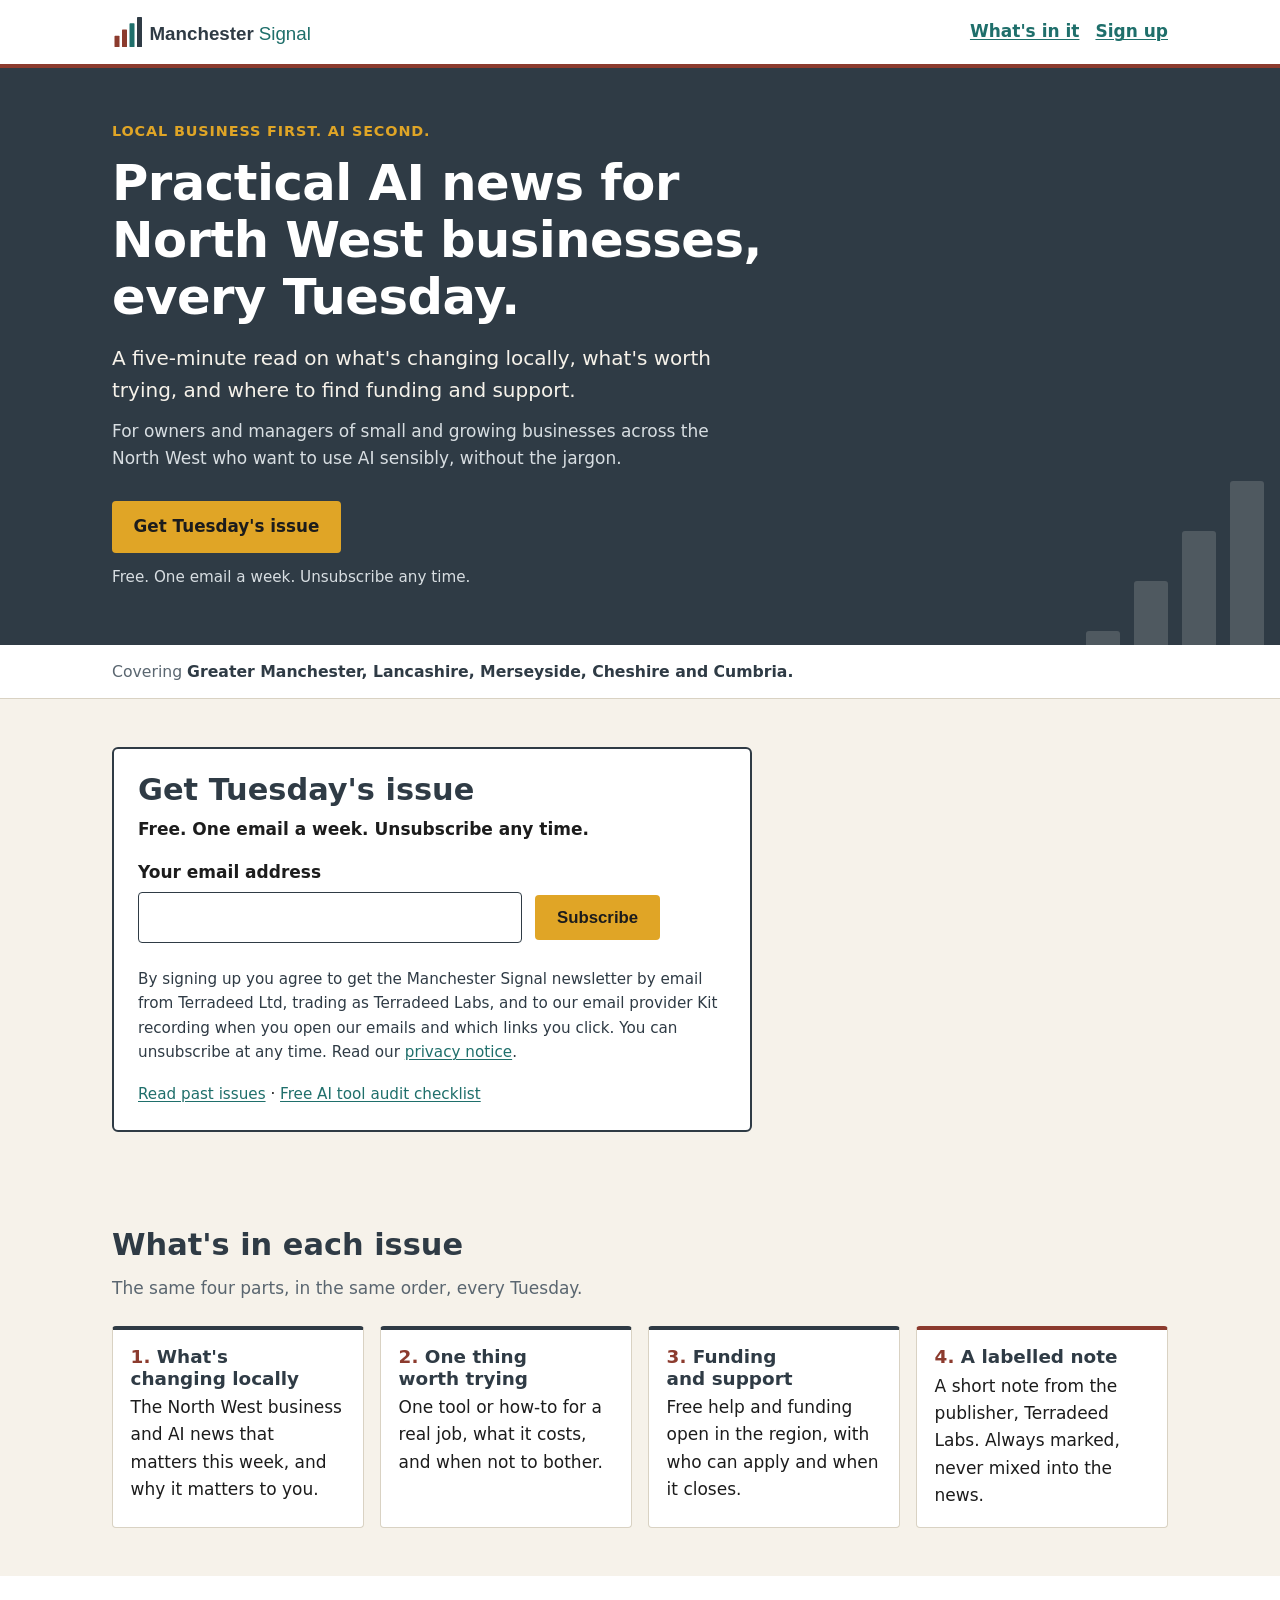
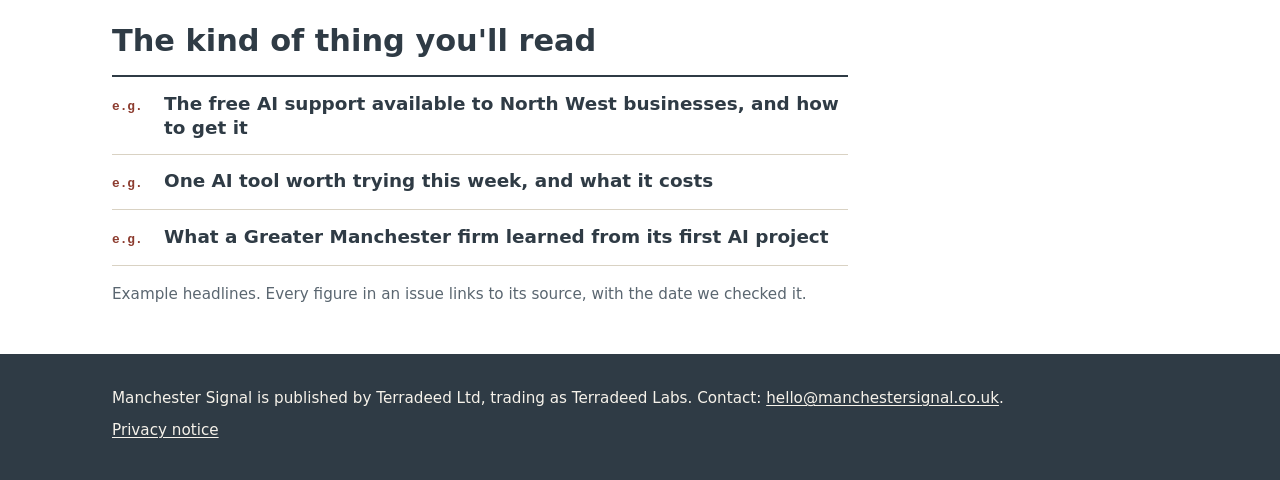
<file: index.html>
<!doctype html>
<html lang="en-GB">
<head>
<meta charset="utf-8">
<meta name="viewport" content="width=device-width, initial-scale=1, viewport-fit=cover">
<title>Manchester Signal</title>
<meta name="description" content="Practical AI news for North West businesses, every Tuesday. A free five-minute read on what's changing locally, what's worth trying, and where to find funding and support.">
<link rel="stylesheet" href="styles.css">
<link rel="icon" href="logo.svg" type="image/svg+xml">
<meta property="og:title" content="Manchester Signal">
<meta property="og:description" content="Practical AI news for North West businesses, every Tuesday. A free five-minute read on what's changing locally, what's worth trying, and where to find funding and support.">
<meta property="og:image" content="https://manchestersignal.co.uk/og-image.png">
<meta property="og:image:width" content="1200">
<meta property="og:image:height" content="627">
<meta property="og:image:alt" content="Manchester Signal: Practical AI news for North West businesses, every Tuesday.">
<meta property="og:url" content="https://manchestersignal.co.uk/">
<meta property="og:type" content="website">
<meta name="twitter:card" content="summary_large_image">
</head>
<body>
<a class="skip" href="#main">Skip to content</a>
<header class="site">
  <div class="wrap">
    <a href="index.html" aria-label="Manchester Signal home"><img src="logo.svg" alt="Manchester Signal" width="225" height="40"></a>
    <nav aria-label="Main">
      <a href="#issue">What's in it</a>
      <a href="#signup">Sign up</a>
    </nav>
  </div>
</header>

<main id="main">
  <section class="hero" aria-labelledby="hero-title">
    <div class="bars" aria-hidden="true"><span></span><span></span><span></span><span></span></div>
    <div class="wrap">
      <p class="kicker">Local business first. AI second.</p>
      <h1 id="hero-title">Practical AI news for North West businesses, every Tuesday.</h1>
      <p class="lede">A five-minute read on what's changing locally, what's worth trying, and where to find funding and support.</p>
      <p class="who">For owners and managers of small and growing businesses across the North West who want to use AI sensibly, without the jargon.</p>
      <a class="button" href="#signup">Get Tuesday's issue</a>
      <p class="small">Free. One email a week. Unsubscribe any time.</p>
    </div>
  </section>

  <div class="region">
    <div class="wrap"><p>Covering <strong>Greater Manchester, Lancashire, Merseyside, Cheshire and Cumbria.</strong></p></div>
  </div>

  <section id="signup" aria-labelledby="signup-title">
    <div class="wrap">
      <div class="signup">
        <h2 id="signup-title">Get Tuesday's issue</h2>
        <p class="terms">Free. One email a week. Unsubscribe any time.</p>
        <form action="https://app.kit.com/forms/10103367/subscriptions" method="post">
          <label for="signup-email" style="display: block; font-weight: 600; margin: 0 0 .35rem;">Your email address</label>
          <input id="signup-email" type="email" name="email_address" autocomplete="email" required style="font: inherit; width: 100%; max-width: 24rem; padding: .7rem .8rem; border: 1px solid #2F3B45; border-radius: 4px; margin: 0 .5rem .5rem 0;">
          <button type="submit" class="button">Subscribe</button>
        </form>
        <p class="consent">By signing up you agree to get the Manchester Signal newsletter by email from Terradeed Ltd, trading as Terradeed Labs, and to our email provider Kit recording when you open our emails and which links you click. You can unsubscribe at any time. Read our <a href="privacy.html">privacy notice</a>.</p>
        <p class="also"><a href="issues/">Read past issues</a> · <a href="ai-tool-audit/">Free AI tool audit checklist</a></p>
      </div>
    </div>
  </section>

  <section id="issue" aria-labelledby="issue-title">
    <div class="wrap">
      <h2 id="issue-title">What's in each issue</h2>
      <p class="intro">The same four parts, in the same order, every Tuesday.</p>
      <ol class="sections">
        <li><h3>What's changing locally</h3><p>The North West business and AI news that matters this week, and why it matters to you.</p></li>
        <li><h3>One thing worth trying</h3><p>One tool or how-to for a real job, what it costs, and when not to bother.</p></li>
        <li><h3>Funding and support</h3><p>Free help and funding open in the region, with who can apply and when it closes.</p></li>
        <li class="labelled"><h3>A labelled note</h3><p>A short note from the publisher, Terradeed Labs. Always marked, never mixed into the news.</p></li>
      </ol>
    </div>
  </section>

  <section class="alt" aria-labelledby="examples-title">
    <div class="wrap">
      <h2 id="examples-title">The kind of thing you'll read</h2>
      <ul class="examples">
        <li><span class="tag">e.g.</span><span class="h">The free AI support available to North West businesses, and how to get it</span></li>
        <li><span class="tag">e.g.</span><span class="h">One AI tool worth trying this week, and what it costs</span></li>
        <li><span class="tag">e.g.</span><span class="h">What a Greater Manchester firm learned from its first AI project</span></li>
      </ul>
      <p class="examples-note">Example headlines. Every figure in an issue links to its source, with the date we checked it.</p>
    </div>
  </section>

</main>

<footer class="site">
  <div class="wrap">
    <p>Manchester Signal is published by Terradeed Ltd, trading as Terradeed Labs. Contact: <a href="mailto:hello@manchestersignal.co.uk">hello@manchestersignal.co.uk</a>.</p>
    <p><a href="privacy.html">Privacy notice</a></p>
  </div>
</footer>
</body>
</html>
</file>
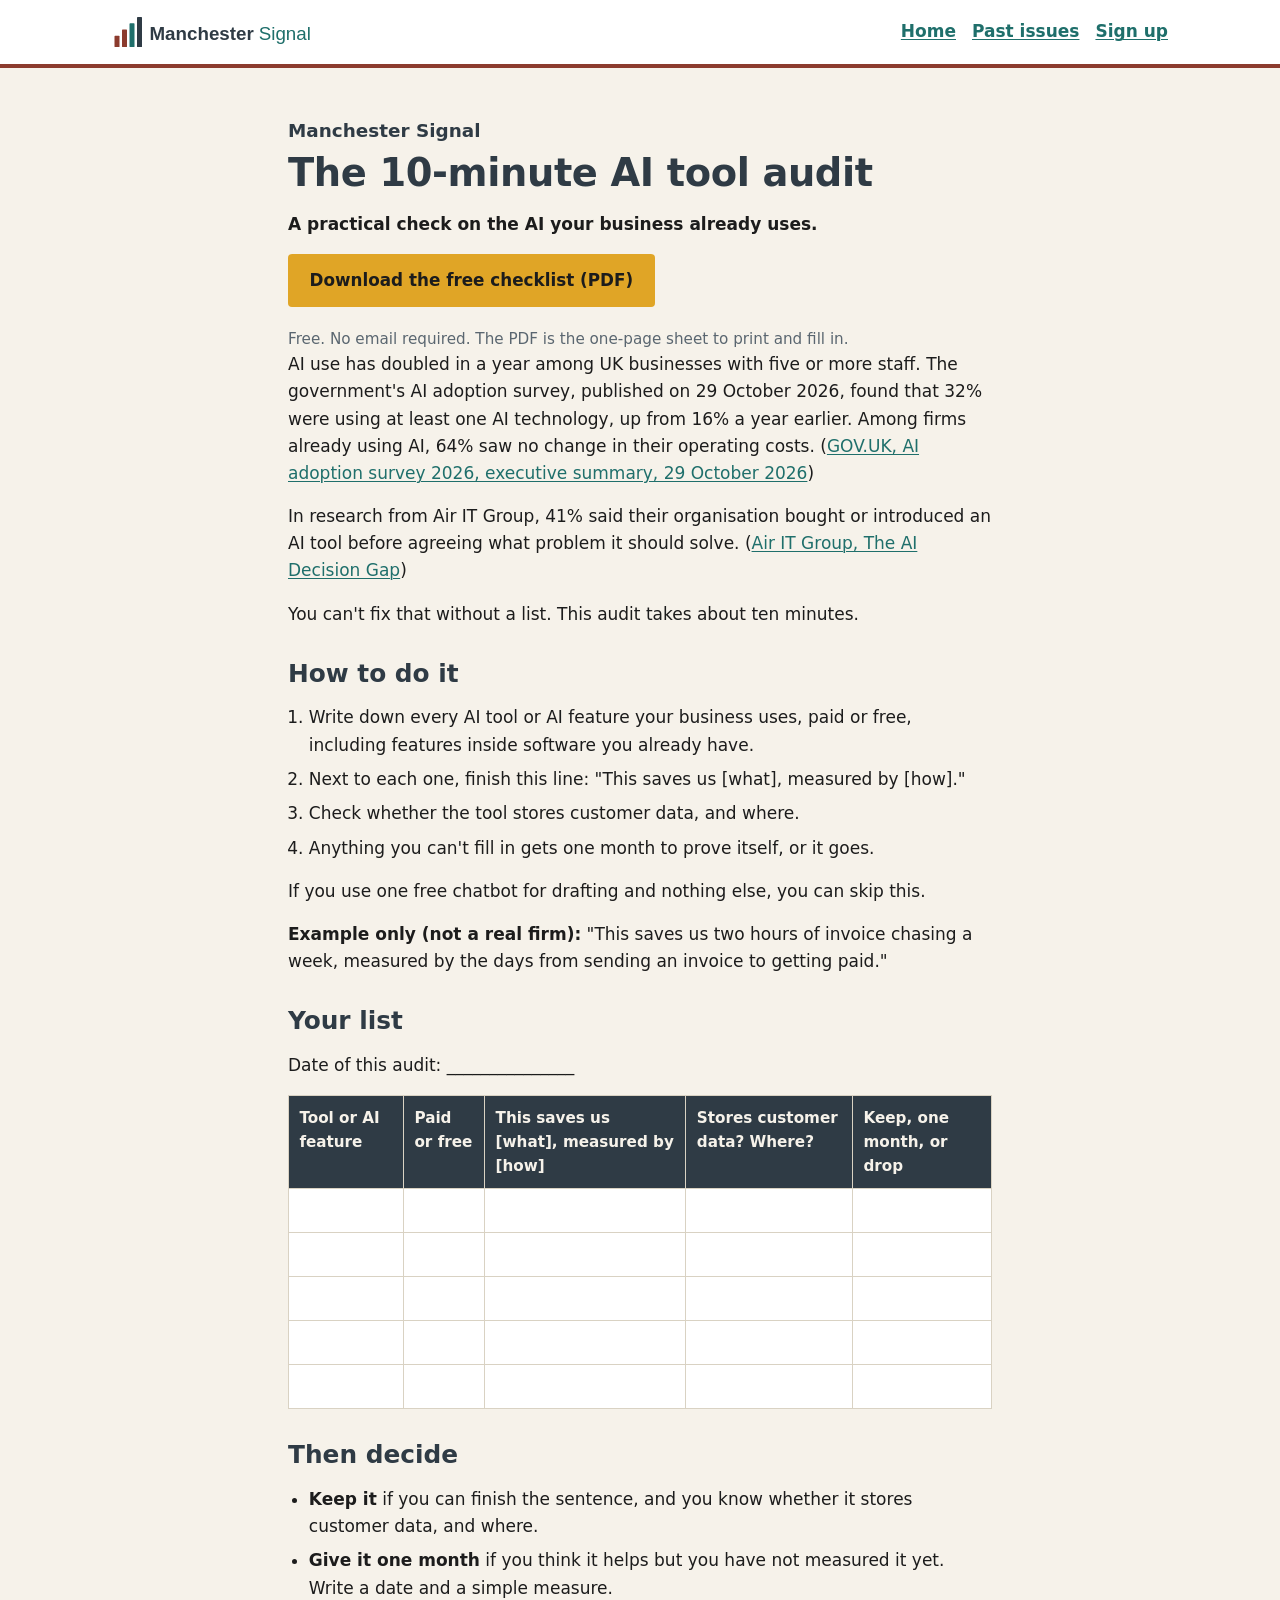
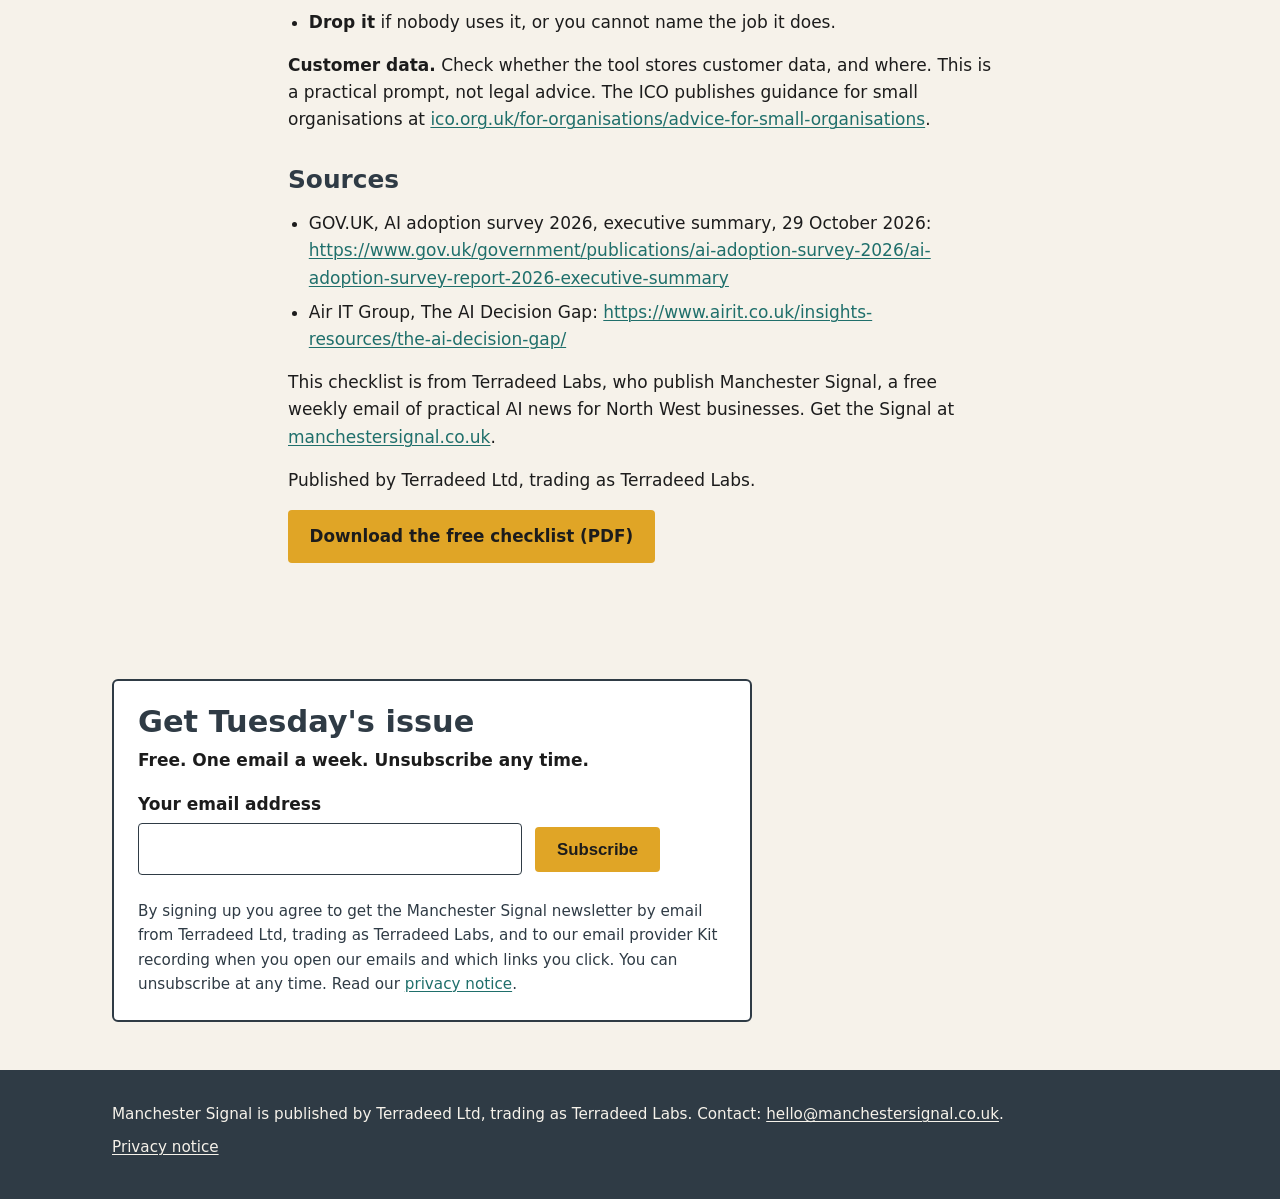
<file: ai-tool-audit/index.html>
<!doctype html>
<html lang="en-GB">
<head>
<meta charset="utf-8">
<meta name="viewport" content="width=device-width, initial-scale=1, viewport-fit=cover">
<title>The 10-minute AI tool audit: Manchester Signal</title>
<meta name="description" content="A practical check on the AI your business already uses. Free to read and download as a one-page PDF. No email required.">
<link rel="canonical" href="https://manchestersignal.co.uk/ai-tool-audit/">
<link rel="stylesheet" href="/styles.css">
<link rel="icon" href="/logo.svg" type="image/svg+xml">
<meta property="og:title" content="The 10-minute AI tool audit: Manchester Signal">
<meta property="og:description" content="A practical check on the AI your business already uses. Free to read and download as a one-page PDF. No email required.">
<meta property="og:image" content="https://manchestersignal.co.uk/og-image.png">
<meta property="og:image:width" content="1200">
<meta property="og:image:height" content="627">
<meta property="og:image:alt" content="Manchester Signal: Practical AI news for North West businesses, every Tuesday.">
<meta property="og:url" content="https://manchestersignal.co.uk/ai-tool-audit/">
<meta property="og:type" content="website">
<meta name="twitter:card" content="summary_large_image">
</head>
<body>
<a class="skip" href="#main">Skip to content</a>
<header class="site">
  <div class="wrap">
    <a href="/index.html" aria-label="Manchester Signal home"><img src="/logo.svg" alt="Manchester Signal" width="225" height="40"></a>
    <nav aria-label="Main">
      <a href="/index.html">Home</a>
      <a href="/issues/">Past issues</a>
      <a href="#signup">Sign up</a>
    </nav>
  </div>
</header>

<main id="main">
  <section>
    <div class="wrap prose article">
      <p class="mast">Manchester Signal</p>
      <h1>The 10-minute AI tool audit</h1>
      <p><strong>A practical check on the AI your business already uses.</strong></p>
      <p class="download"><a class="button" href="ai-tool-audit.pdf">Download the free checklist (PDF)</a></p>
      <p class="fine">Free. No email required. The PDF is the one-page sheet to print and fill in.</p>

      <p>AI use has doubled in a year among UK businesses with five or more staff. The government's AI adoption survey, published on 29 October 2026, found that 32% were using at least one AI technology, up from 16% a year earlier. Among firms already using AI, 64% saw no change in their operating costs. (<a href="https://www.gov.uk/government/publications/ai-adoption-survey-2026/ai-adoption-survey-report-2026-executive-summary">GOV.UK, AI adoption survey 2026, executive summary, 29 October 2026</a>)</p>
      <p>In research from Air IT Group, 41% said their organisation bought or introduced an AI tool before agreeing what problem it should solve. (<a href="https://www.airit.co.uk/insights-resources/the-ai-decision-gap/">Air IT Group, The AI Decision Gap</a>)</p>
      <p>You can't fix that without a list. This audit takes about ten minutes.</p>

      <h2>How to do it</h2>
      <ol>
        <li>Write down every AI tool or AI feature your business uses, paid or free, including features inside software you already have.</li>
        <li>Next to each one, finish this line: "This saves us [what], measured by [how]."</li>
        <li>Check whether the tool stores customer data, and where.</li>
        <li>Anything you can't fill in gets one month to prove itself, or it goes.</li>
      </ol>
      <p>If you use one free chatbot for drafting and nothing else, you can skip this.</p>
      <p><strong>Example only (not a real firm):</strong> "This saves us two hours of invoice chasing a week, measured by the days from sending an invoice to getting paid."</p>

      <h2>Your list</h2>
      <p>Date of this audit: _______________</p>
      <div class="table-scroll">
        <table>
          <thead>
            <tr>
              <th>Tool or AI feature</th>
              <th>Paid or free</th>
              <th>This saves us [what], measured by [how]</th>
              <th>Stores customer data? Where?</th>
              <th>Keep, one month, or drop</th>
            </tr>
          </thead>
          <tbody>
            <tr><td></td><td></td><td></td><td></td><td></td></tr>
            <tr><td></td><td></td><td></td><td></td><td></td></tr>
            <tr><td></td><td></td><td></td><td></td><td></td></tr>
            <tr><td></td><td></td><td></td><td></td><td></td></tr>
            <tr><td></td><td></td><td></td><td></td><td></td></tr>
          </tbody>
        </table>
      </div>

      <h2>Then decide</h2>
      <ul>
        <li><strong>Keep it</strong> if you can finish the sentence, and you know whether it stores customer data, and where.</li>
        <li><strong>Give it one month</strong> if you think it helps but you have not measured it yet. Write a date and a simple measure.</li>
        <li><strong>Drop it</strong> if nobody uses it, or you cannot name the job it does.</li>
      </ul>
      <p><strong>Customer data.</strong> Check whether the tool stores customer data, and where. This is a practical prompt, not legal advice. The ICO publishes guidance for small organisations at <a href="https://ico.org.uk/for-organisations/advice-for-small-organisations/">ico.org.uk/for-organisations/advice-for-small-organisations</a>.</p>

      <h2>Sources</h2>
      <ul>
        <li>GOV.UK, AI adoption survey 2026, executive summary, 29 October 2026: <a href="https://www.gov.uk/government/publications/ai-adoption-survey-2026/ai-adoption-survey-report-2026-executive-summary">https://www.gov.uk/government/publications/ai-adoption-survey-2026/ai-adoption-survey-report-2026-executive-summary</a></li>
        <li>Air IT Group, The AI Decision Gap: <a href="https://www.airit.co.uk/insights-resources/the-ai-decision-gap/">https://www.airit.co.uk/insights-resources/the-ai-decision-gap/</a></li>
      </ul>
      <p>This checklist is from Terradeed Labs, who publish Manchester Signal, a free weekly email of practical AI news for North West businesses. Get the Signal at <a href="https://manchestersignal.co.uk">manchestersignal.co.uk</a>.</p>
      <p>Published by Terradeed Ltd, trading as Terradeed Labs.</p>
      <p class="download"><a class="button" href="ai-tool-audit.pdf">Download the free checklist (PDF)</a></p>
    </div>
  </section>

  <section id="signup" aria-labelledby="signup-title">
    <div class="wrap">
      <div class="signup">
        <h2 id="signup-title">Get Tuesday's issue</h2>
        <p class="terms">Free. One email a week. Unsubscribe any time.</p>
        <form action="https://app.kit.com/forms/10103367/subscriptions" method="post">
          <label for="signup-email" style="display: block; font-weight: 600; margin: 0 0 .35rem;">Your email address</label>
          <input id="signup-email" type="email" name="email_address" autocomplete="email" required style="font: inherit; width: 100%; max-width: 24rem; padding: .7rem .8rem; border: 1px solid #2F3B45; border-radius: 4px; margin: 0 .5rem .5rem 0;">
          <button type="submit" class="button">Subscribe</button>
        </form>
        <p class="consent">By signing up you agree to get the Manchester Signal newsletter by email from Terradeed Ltd, trading as Terradeed Labs, and to our email provider Kit recording when you open our emails and which links you click. You can unsubscribe at any time. Read our <a href="/privacy.html">privacy notice</a>.</p>
      </div>
    </div>
  </section>
</main>

<footer class="site">
  <div class="wrap">
    <p>Manchester Signal is published by Terradeed Ltd, trading as Terradeed Labs. Contact: <a href="mailto:hello@manchestersignal.co.uk">hello@manchestersignal.co.uk</a>.</p>
    <p><a href="/privacy.html">Privacy notice</a></p>
  </div>
</footer>
</body>
</html>
</file>
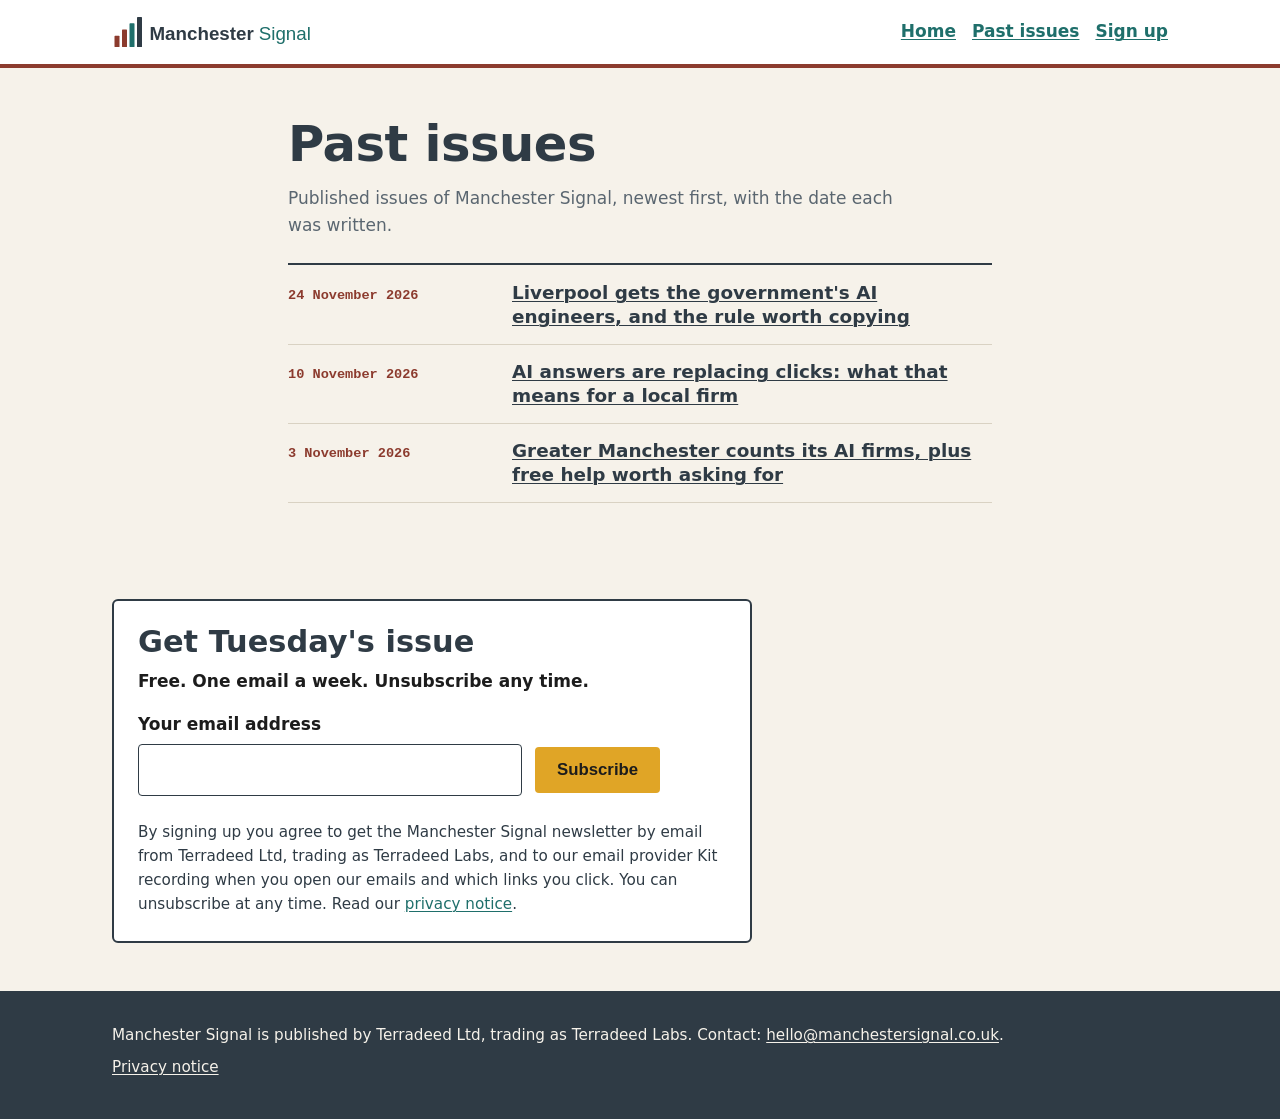
<file: issues/index.html>
<!doctype html>
<html lang="en-GB">
<head>
<meta charset="utf-8">
<meta name="viewport" content="width=device-width, initial-scale=1, viewport-fit=cover">
<title>Past issues: Manchester Signal</title>
<meta name="description" content="Past issues of Manchester Signal, practical AI news for North West businesses. Listed newest first, with the date each was written.">
<link rel="canonical" href="https://manchestersignal.co.uk/issues/">
<link rel="stylesheet" href="/styles.css">
<link rel="icon" href="/logo.svg" type="image/svg+xml">
<meta property="og:title" content="Past issues: Manchester Signal">
<meta property="og:description" content="Past issues of Manchester Signal, practical AI news for North West businesses. Listed newest first, with the date each was written.">
<meta property="og:image" content="https://manchestersignal.co.uk/og-image.png">
<meta property="og:image:width" content="1200">
<meta property="og:image:height" content="627">
<meta property="og:image:alt" content="Manchester Signal: Practical AI news for North West businesses, every Tuesday.">
<meta property="og:url" content="https://manchestersignal.co.uk/issues/">
<meta property="og:type" content="website">
<meta name="twitter:card" content="summary_large_image">
</head>
<body>
<a class="skip" href="#main">Skip to content</a>
<header class="site">
  <div class="wrap">
    <a href="/index.html" aria-label="Manchester Signal home"><img src="/logo.svg" alt="Manchester Signal" width="225" height="40"></a>
    <nav aria-label="Main">
      <a href="/index.html">Home</a>
      <a href="/issues/" aria-current="page">Past issues</a>
      <a href="#signup">Sign up</a>
    </nav>
  </div>
</header>

<main id="main">
  <section>
    <div class="wrap prose">
      <h1>Past issues</h1>
      <p class="intro">Published issues of Manchester Signal, newest first, with the date each was written.</p>
      <ul class="archive">
        <li>
          <time datetime="2026-11-24">24 November 2026</time>
          <a href="003.html">Liverpool gets the government's AI engineers, and the rule worth copying</a>
        </li>
        <li>
          <time datetime="2026-11-10">10 November 2026</time>
          <a href="001.html">AI answers are replacing clicks: what that means for a local firm</a>
        </li>
        <li>
          <time datetime="2026-11-03">3 November 2026</time>
          <a href="000.html">Greater Manchester counts its AI firms, plus free help worth asking for</a>
        </li>
      </ul>
    </div>
  </section>

  <section id="signup" aria-labelledby="signup-title">
    <div class="wrap">
      <div class="signup">
        <h2 id="signup-title">Get Tuesday's issue</h2>
        <p class="terms">Free. One email a week. Unsubscribe any time.</p>
        <form action="https://app.kit.com/forms/10103367/subscriptions" method="post">
          <label for="signup-email" style="display: block; font-weight: 600; margin: 0 0 .35rem;">Your email address</label>
          <input id="signup-email" type="email" name="email_address" autocomplete="email" required style="font: inherit; width: 100%; max-width: 24rem; padding: .7rem .8rem; border: 1px solid #2F3B45; border-radius: 4px; margin: 0 .5rem .5rem 0;">
          <button type="submit" class="button">Subscribe</button>
        </form>
        <p class="consent">By signing up you agree to get the Manchester Signal newsletter by email from Terradeed Ltd, trading as Terradeed Labs, and to our email provider Kit recording when you open our emails and which links you click. You can unsubscribe at any time. Read our <a href="/privacy.html">privacy notice</a>.</p>
      </div>
    </div>
  </section>
</main>

<footer class="site">
  <div class="wrap">
    <p>Manchester Signal is published by Terradeed Ltd, trading as Terradeed Labs. Contact: <a href="mailto:hello@manchestersignal.co.uk">hello@manchestersignal.co.uk</a>.</p>
    <p><a href="/privacy.html">Privacy notice</a></p>
  </div>
</footer>
</body>
</html>
</file>
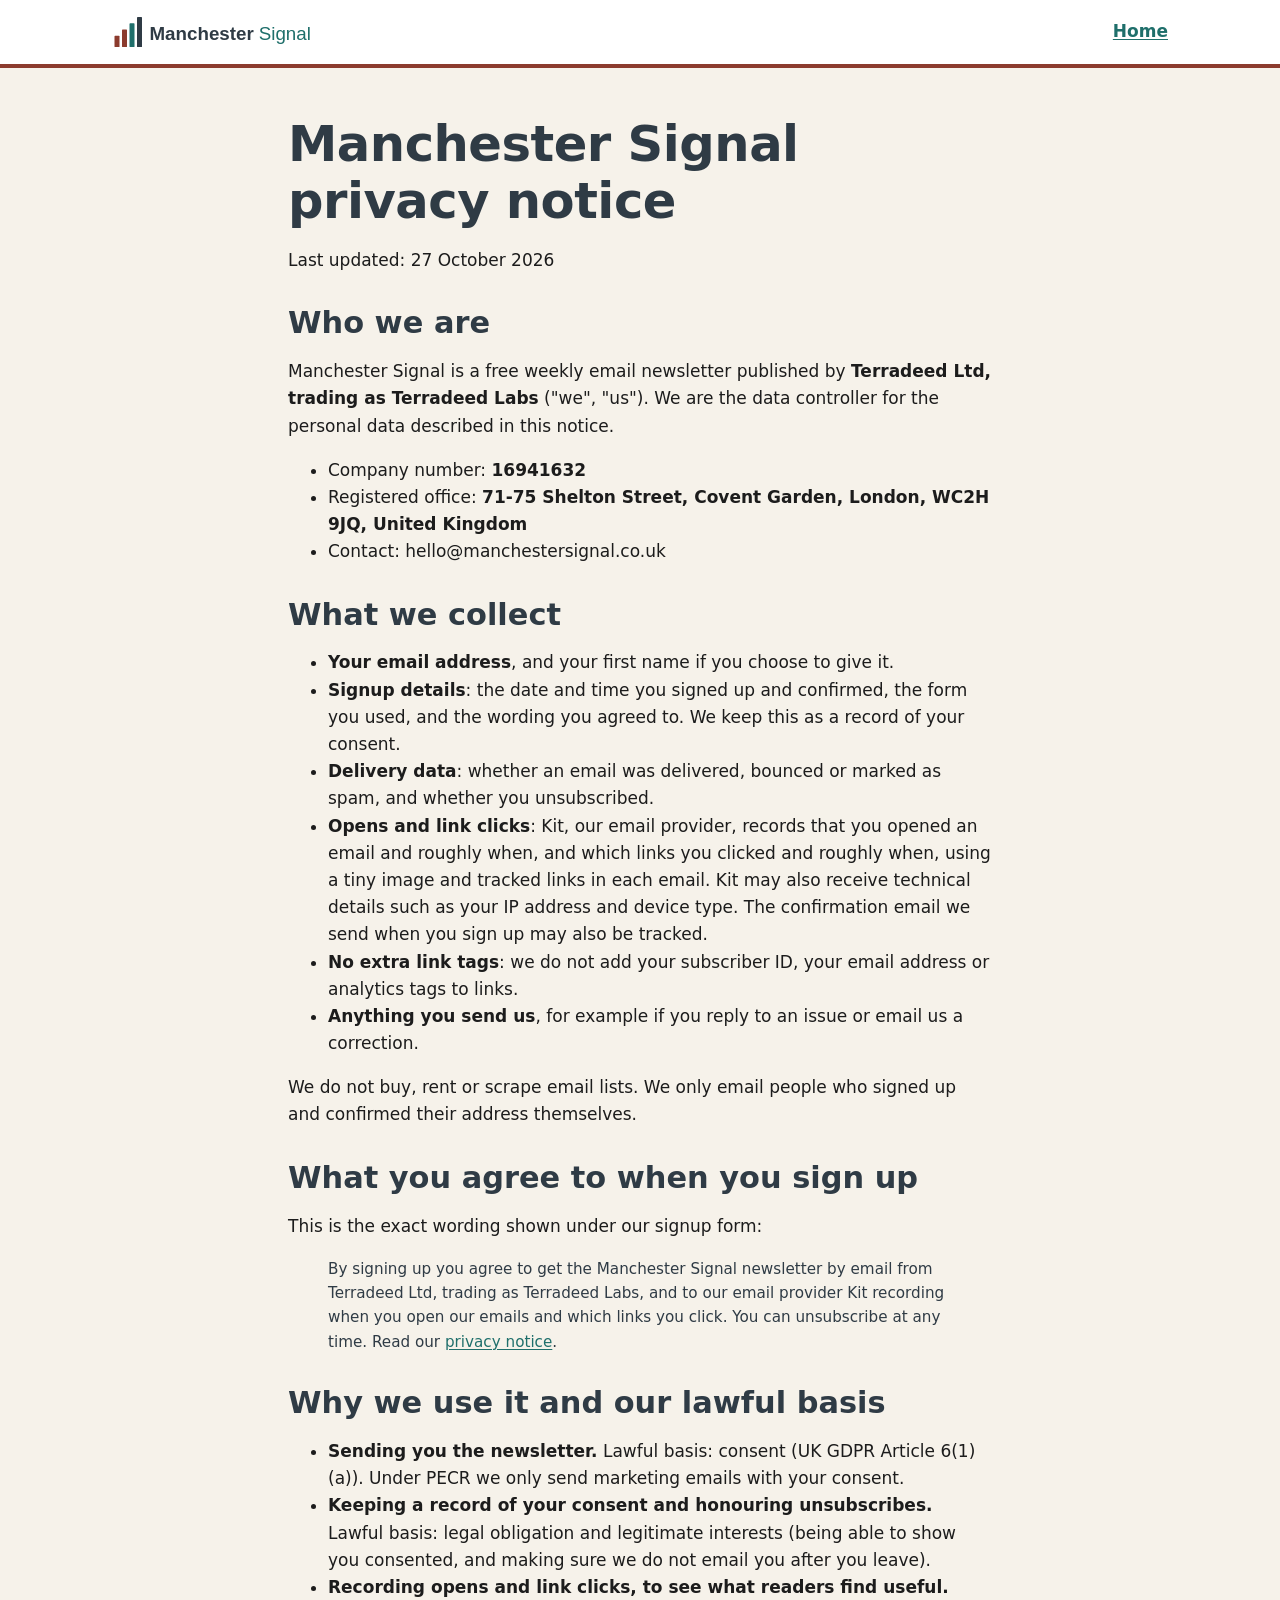
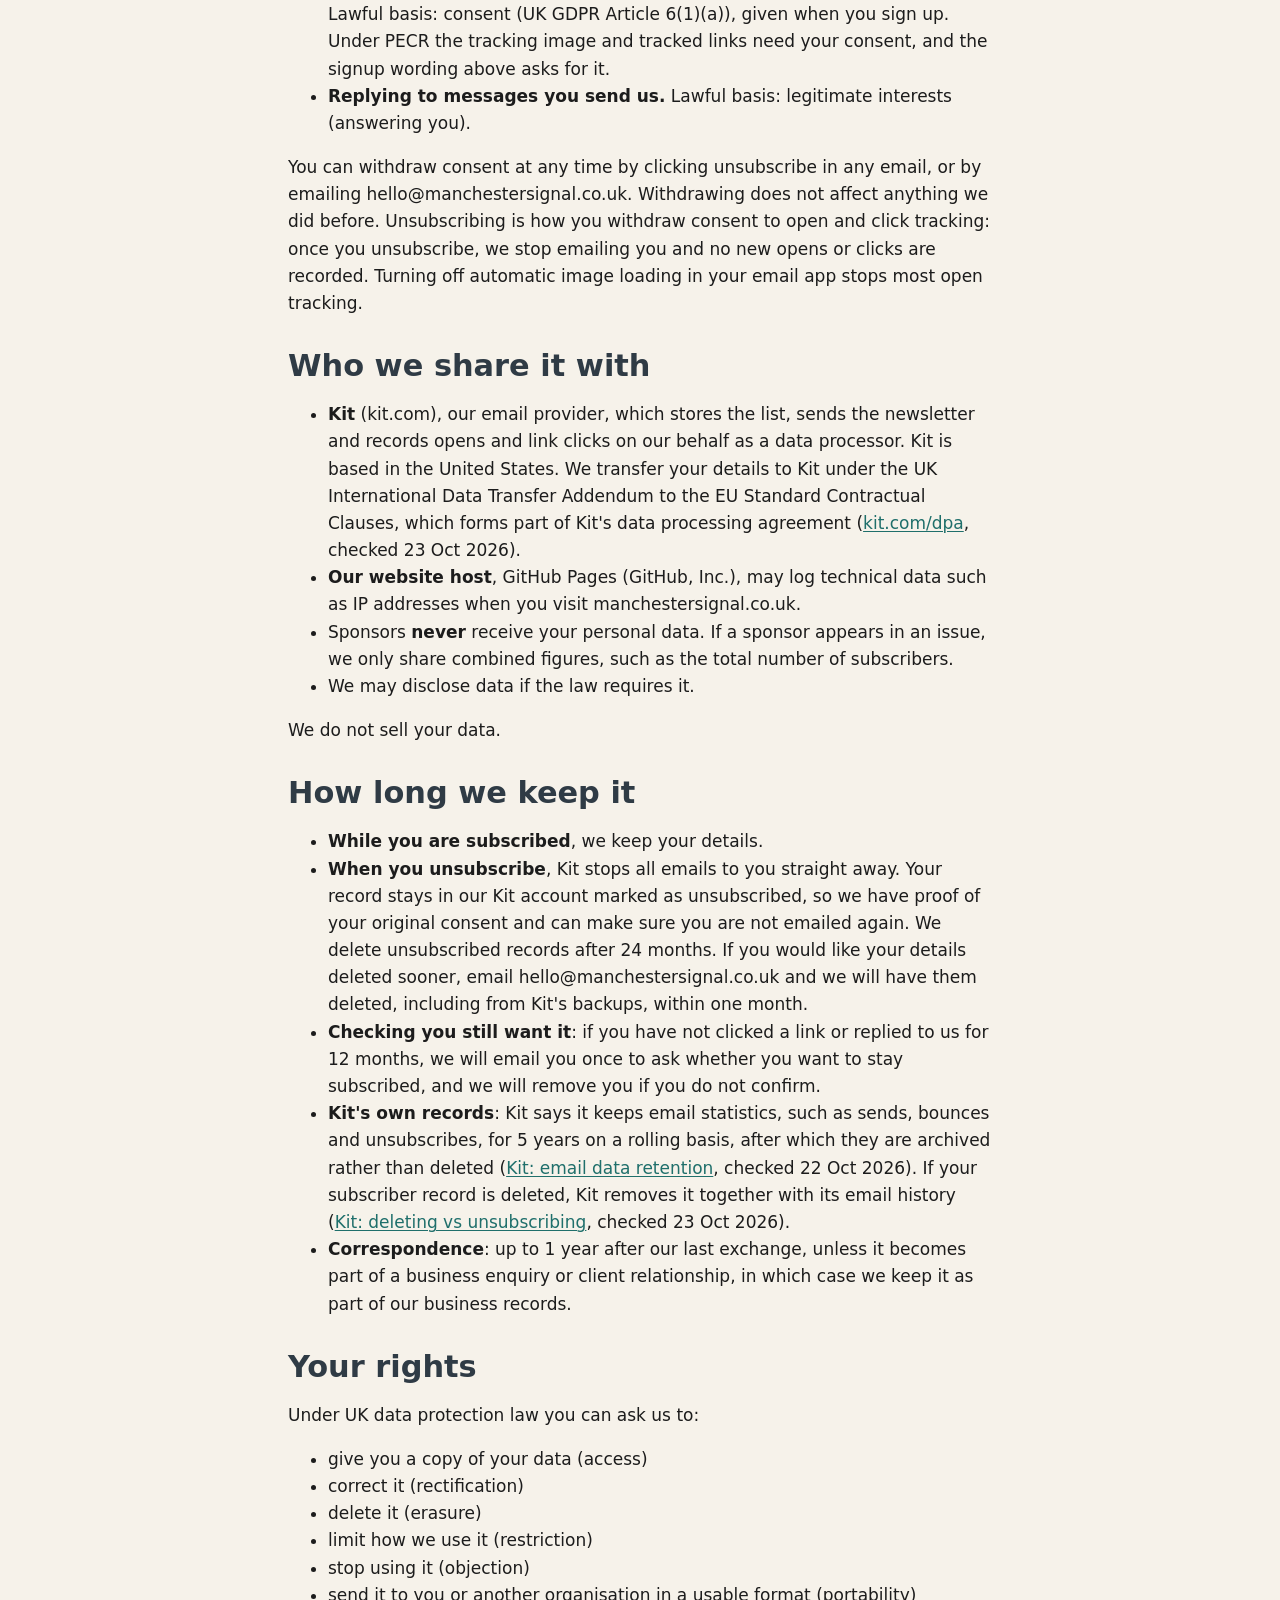
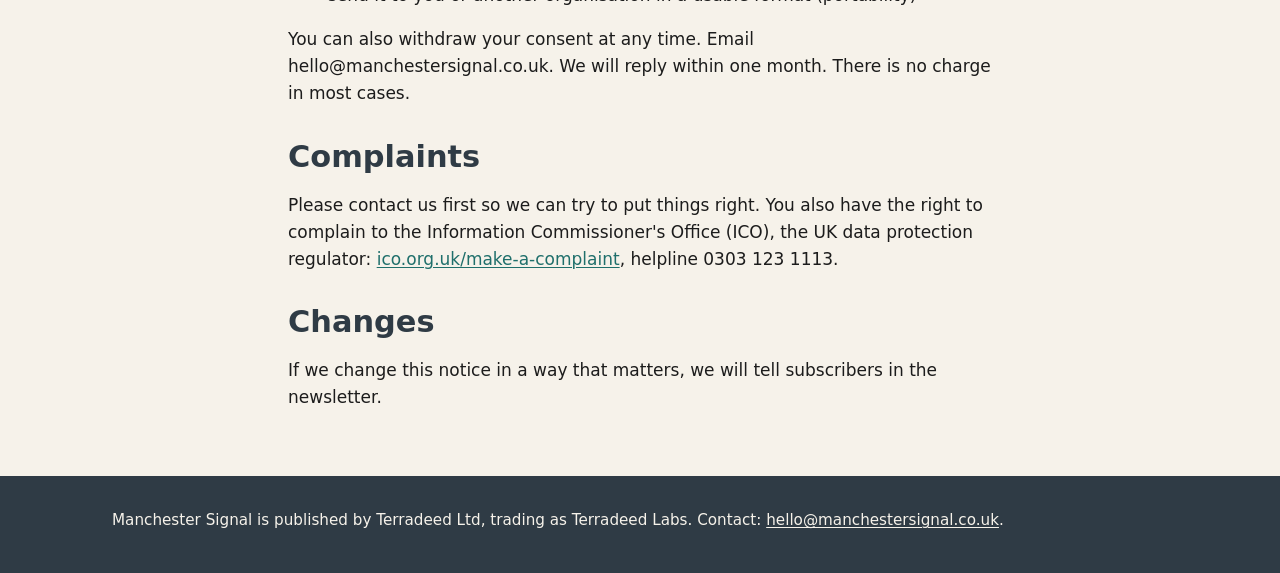
<file: privacy.html>
<!doctype html>
<html lang="en-GB">
<head>
<meta charset="utf-8">
<meta name="viewport" content="width=device-width, initial-scale=1">
<title>Privacy notice: Manchester Signal</title>
<link rel="stylesheet" href="styles.css">
<link rel="icon" href="logo.svg" type="image/svg+xml">
</head>
<body>
<a class="skip" href="#main">Skip to content</a>
<header class="site"><div class="wrap"><a href="index.html" aria-label="Manchester Signal home"><img src="logo.svg" alt="Manchester Signal" width="225" height="40"></a><nav aria-label="Main"><a href="index.html">Home</a></nav></div></header>
<main id="main"><section><div class="wrap prose">
<h1>Manchester Signal privacy notice</h1>
<p>Last updated: 27 October 2026</p>
<h2>Who we are</h2>
<p>Manchester Signal is a free weekly email newsletter published by <strong>Terradeed Ltd, trading as Terradeed Labs</strong> ("we", "us"). We are the data controller for the personal data described in this notice.</p>
<ul>
<li>Company number: <strong>16941632</strong></li>
<li>Registered office: <strong>71-75 Shelton Street, Covent Garden, London, WC2H 9JQ, United Kingdom</strong></li>
<li>Contact: hello@manchestersignal.co.uk</li>
</ul>
<h2>What we collect</h2>
<ul>
<li><strong>Your email address</strong>, and your first name if you choose to give it.</li>
<li><strong>Signup details</strong>: the date and time you signed up and confirmed, the form you used, and the wording you agreed to. We keep this as a record of your consent.</li>
<li><strong>Delivery data</strong>: whether an email was delivered, bounced or marked as spam, and whether you unsubscribed.</li>
<li><strong>Opens and link clicks</strong>: Kit, our email provider, records that you opened an email and roughly when, and which links you clicked and roughly when, using a tiny image and tracked links in each email. Kit may also receive technical details such as your IP address and device type. The confirmation email we send when you sign up may also be tracked.</li>
<li><strong>No extra link tags</strong>: we do not add your subscriber ID, your email address or analytics tags to links.</li>
<li><strong>Anything you send us</strong>, for example if you reply to an issue or email us a correction.</li>
</ul>
<p>We do not buy, rent or scrape email lists. We only email people who signed up and confirmed their address themselves.</p>
<h2>What you agree to when you sign up</h2>
<p>This is the exact wording shown under our signup form:</p>
<blockquote><p class="consent">By signing up you agree to get the Manchester Signal newsletter by email from Terradeed Ltd, trading as Terradeed Labs, and to our email provider Kit recording when you open our emails and which links you click. You can unsubscribe at any time. Read our <a href="privacy.html">privacy notice</a>.</p></blockquote>
<h2>Why we use it and our lawful basis</h2>
<ul>
<li><strong>Sending you the newsletter.</strong> Lawful basis: consent (UK GDPR Article 6(1)(a)). Under PECR we only send marketing emails with your consent.</li>
<li><strong>Keeping a record of your consent and honouring unsubscribes.</strong> Lawful basis: legal obligation and legitimate interests (being able to show you consented, and making sure we do not email you after you leave).</li>
<li><strong>Recording opens and link clicks, to see what readers find useful.</strong> Lawful basis: consent (UK GDPR Article 6(1)(a)), given when you sign up. Under PECR the tracking image and tracked links need your consent, and the signup wording above asks for it.</li>
<li><strong>Replying to messages you send us.</strong> Lawful basis: legitimate interests (answering you).</li>
</ul>
<p>You can withdraw consent at any time by clicking unsubscribe in any email, or by emailing hello@manchestersignal.co.uk. Withdrawing does not affect anything we did before. Unsubscribing is how you withdraw consent to open and click tracking: once you unsubscribe, we stop emailing you and no new opens or clicks are recorded. Turning off automatic image loading in your email app stops most open tracking.</p>
<h2>Who we share it with</h2>
<ul>
<li><strong>Kit</strong> (kit.com), our email provider, which stores the list, sends the newsletter and records opens and link clicks on our behalf as a data processor. Kit is based in the United States. We transfer your details to Kit under the UK International Data Transfer Addendum to the EU Standard Contractual Clauses, which forms part of Kit's data processing agreement (<a href="https://kit.com/dpa">kit.com/dpa</a>, checked 23 Oct 2026).</li>
<li><strong>Our website host</strong>, GitHub Pages (GitHub, Inc.), may log technical data such as IP addresses when you visit manchestersignal.co.uk.</li>
<li>Sponsors <strong>never</strong> receive your personal data. If a sponsor appears in an issue, we only share combined figures, such as the total number of subscribers.</li>
<li>We may disclose data if the law requires it.</li>
</ul>
<p>We do not sell your data.</p>
<h2>How long we keep it</h2>
<ul>
<li><strong>While you are subscribed</strong>, we keep your details.</li>
<li><strong>When you unsubscribe</strong>, Kit stops all emails to you straight away. Your record stays in our Kit account marked as unsubscribed, so we have proof of your original consent and can make sure you are not emailed again. We delete unsubscribed records after 24 months. If you would like your details deleted sooner, email hello@manchestersignal.co.uk and we will have them deleted, including from Kit's backups, within one month.</li>
<li><strong>Checking you still want it</strong>: if you have not clicked a link or replied to us for 12 months, we will email you once to ask whether you want to stay subscribed, and we will remove you if you do not confirm.</li>
<li><strong>Kit's own records</strong>: Kit says it keeps email statistics, such as sends, bounces and unsubscribes, for 5 years on a rolling basis, after which they are archived rather than deleted (<a href="https://developers.kit.com/api-reference/email-data-retention">Kit: email data retention</a>, checked 22 Oct 2026). If your subscriber record is deleted, Kit removes it together with its email history (<a href="https://help.kit.com/en/articles/2502654">Kit: deleting vs unsubscribing</a>, checked 23 Oct 2026).</li>
<li><strong>Correspondence</strong>: up to 1 year after our last exchange, unless it becomes part of a business enquiry or client relationship, in which case we keep it as part of our business records.</li>
</ul>
<h2>Your rights</h2>
<p>Under UK data protection law you can ask us to:</p>
<ul>
<li>give you a copy of your data (access)</li>
<li>correct it (rectification)</li>
<li>delete it (erasure)</li>
<li>limit how we use it (restriction)</li>
<li>stop using it (objection)</li>
<li>send it to you or another organisation in a usable format (portability)</li>
</ul>
<p>You can also withdraw your consent at any time. Email hello@manchestersignal.co.uk. We will reply within one month. There is no charge in most cases.</p>
<h2>Complaints</h2>
<p>Please contact us first so we can try to put things right. You also have the right to complain to the Information Commissioner's Office (ICO), the UK data protection regulator: <a href="https://ico.org.uk/make-a-complaint/">ico.org.uk/make-a-complaint</a>, helpline 0303 123 1113.</p>
<h2>Changes</h2>
<p>If we change this notice in a way that matters, we will tell subscribers in the newsletter.</p>
</div></section></main>
<footer class="site"><div class="wrap"><p>Manchester Signal is published by Terradeed Ltd, trading as Terradeed Labs. Contact: <a href="mailto:hello@manchestersignal.co.uk">hello@manchestersignal.co.uk</a>.</p></div></footer>
</body>
</html>
</file>
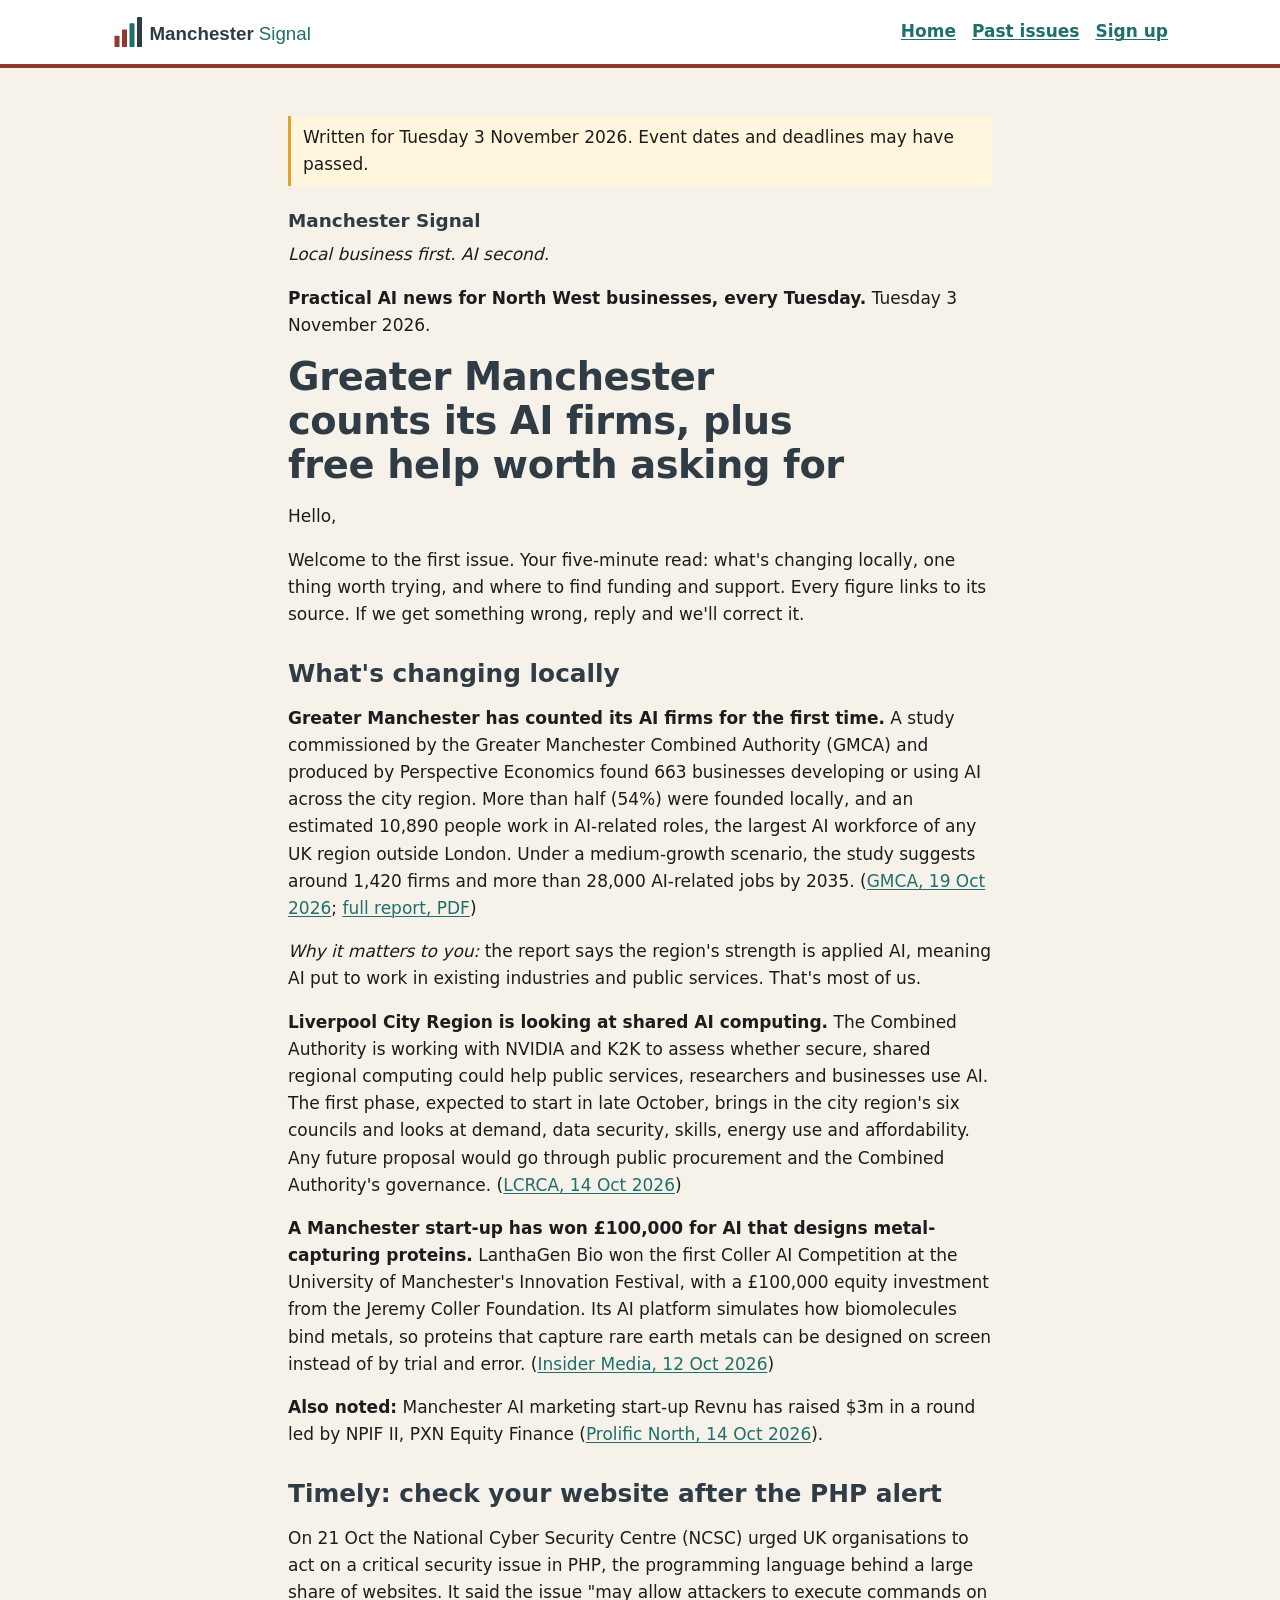
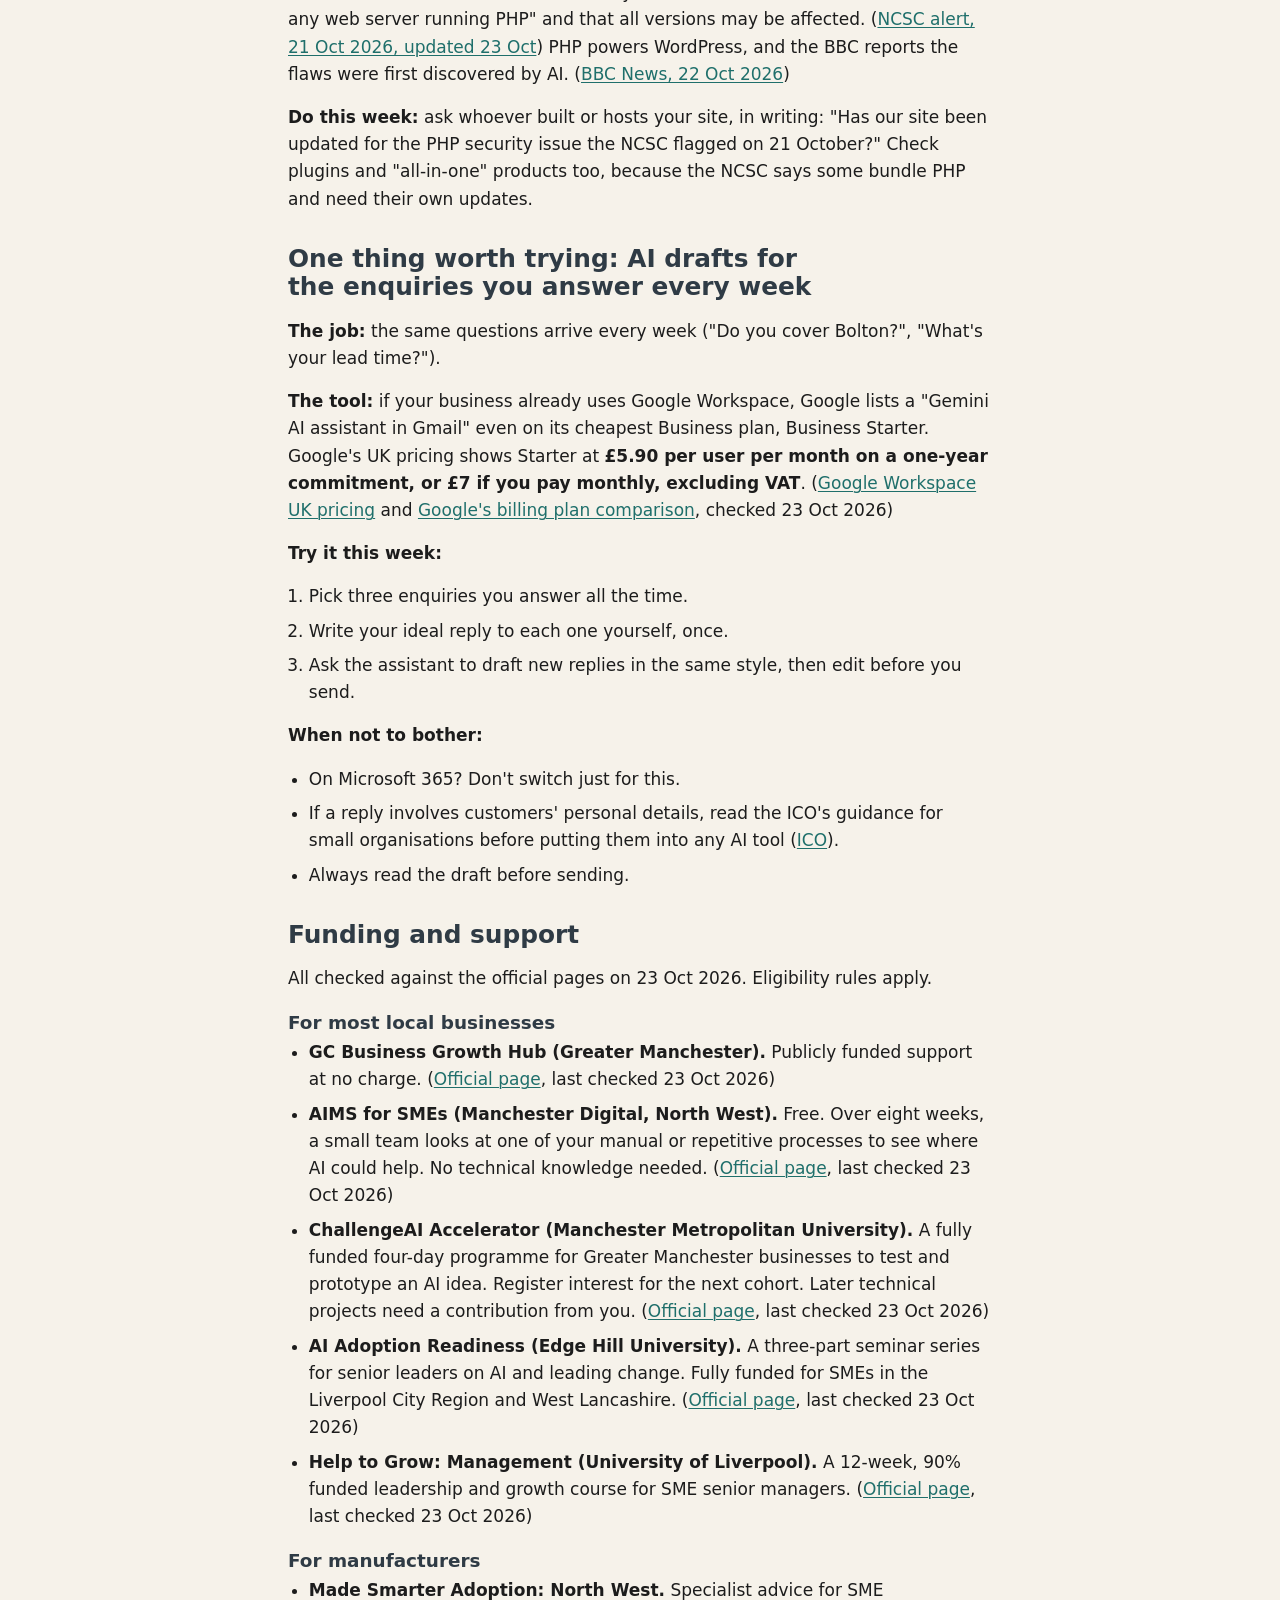
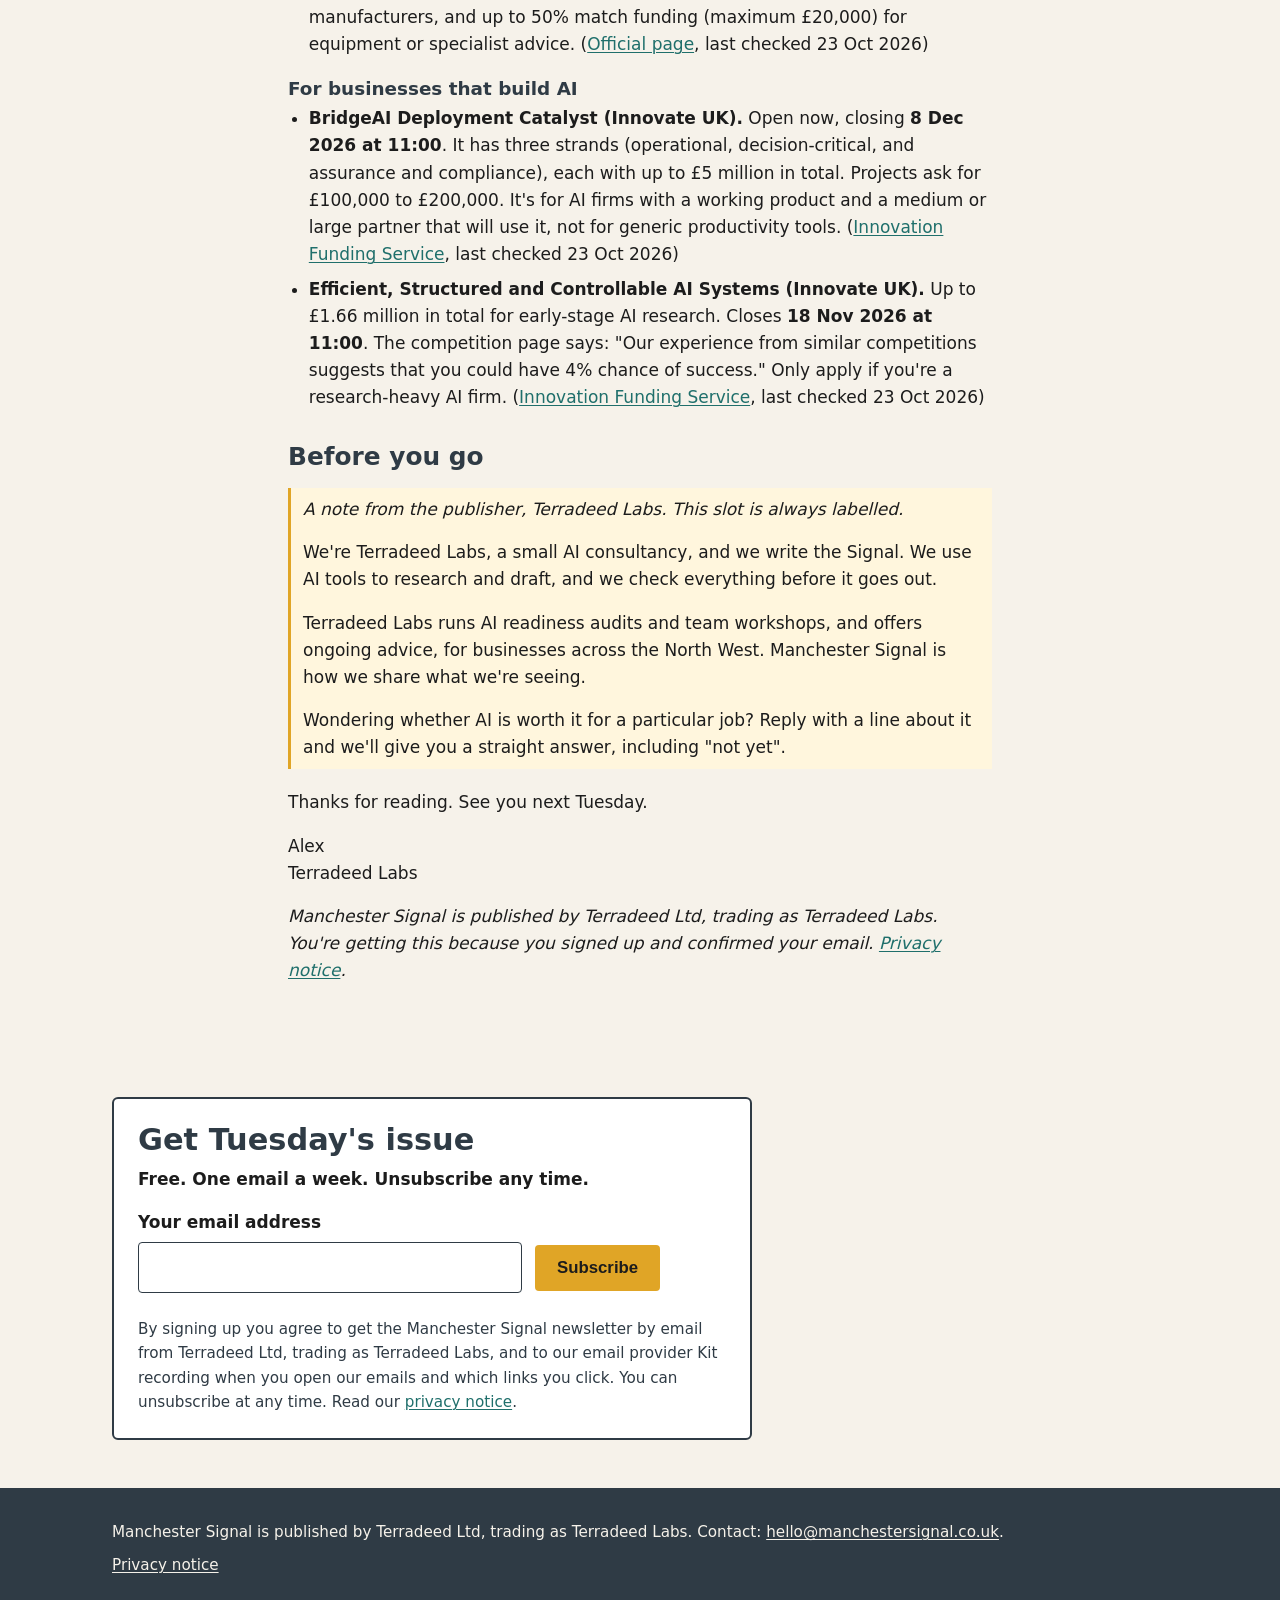
<file: issues/000.html>
<!doctype html>
<html lang="en-GB">
<head>
<meta charset="utf-8">
<meta name="viewport" content="width=device-width, initial-scale=1, viewport-fit=cover">
<title>Greater Manchester counts its AI firms, plus free help worth asking for: Manchester Signal</title>
<meta name="description" content="Welcome to the first issue. Your five-minute read: what's changing locally, one thing worth trying, and where to find funding and support.">
<link rel="canonical" href="https://manchestersignal.co.uk/issues/000.html">
<link rel="stylesheet" href="/styles.css">
<link rel="icon" href="/logo.svg" type="image/svg+xml">
<meta property="og:title" content="Greater Manchester counts its AI firms, plus free help worth asking for: Manchester Signal">
<meta property="og:description" content="Welcome to the first issue. Your five-minute read: what's changing locally, one thing worth trying, and where to find funding and support.">
<meta property="og:image" content="https://manchestersignal.co.uk/og-image.png">
<meta property="og:image:width" content="1200">
<meta property="og:image:height" content="627">
<meta property="og:image:alt" content="Manchester Signal: Practical AI news for North West businesses, every Tuesday.">
<meta property="og:url" content="https://manchestersignal.co.uk/issues/000.html">
<meta property="og:type" content="article">
<meta name="twitter:card" content="summary_large_image">
</head>
<body>
<a class="skip" href="#main">Skip to content</a>
<header class="site">
  <div class="wrap">
    <a href="/index.html" aria-label="Manchester Signal home"><img src="/logo.svg" alt="Manchester Signal" width="225" height="40"></a>
    <nav aria-label="Main">
      <a href="/index.html">Home</a>
      <a href="/issues/">Past issues</a>
      <a href="#signup">Sign up</a>
    </nav>
  </div>
</header>

<main id="main">
  <section>
    <div class="wrap prose article">
      <p class="note">Written for Tuesday 3 November 2026. Event dates and deadlines may have passed.</p>
      <p class="mast">Manchester Signal</p>
      <p><em>Local business first. AI second.</em></p>
      <p><strong>Practical AI news for North West businesses, every Tuesday.</strong> Tuesday 3 November 2026.</p>
      <h1>Greater Manchester counts its AI firms, plus free help worth asking for</h1>

      <p>Hello,</p>
      <p>Welcome to the first issue. Your five-minute read: what's changing locally, one thing worth trying, and where to find funding and support. Every figure links to its source. If we get something wrong, reply and we'll correct it.</p>

      <h2>What's changing locally</h2>
      <p><strong>Greater Manchester has counted its AI firms for the first time.</strong> A study commissioned by the Greater Manchester Combined Authority (GMCA) and produced by Perspective Economics found 663 businesses developing or using AI across the city region. More than half (54%) were founded locally, and an estimated 10,890 people work in AI-related roles, the largest AI workforce of any UK region outside London. Under a medium-growth scenario, the study suggests around 1,420 firms and more than 28,000 AI-related jobs by 2035. (<a href="https://www.greatermanchester-ca.gov.uk/news/greater-manchester-is-a-leading-uk-centre-for-applied-and-responsible-ai-finds-report/">GMCA, 19 Oct 2026</a>; <a href="https://www.greatermanchester-ca.gov.uk/media/tnybve0f/greater-manchester-ai-ecosystem-study-final-version-accessible-compressed.pdf">full report, PDF</a>)</p>
      <p class="why"><em>Why it matters to you:</em> the report says the region's strength is applied AI, meaning AI put to work in existing industries and public services. That's most of us.</p>
      <p><strong>Liverpool City Region is looking at shared AI computing.</strong> The Combined Authority is working with NVIDIA and K2K to assess whether secure, shared regional computing could help public services, researchers and businesses use AI. The first phase, expected to start in late October, brings in the city region's six councils and looks at demand, data security, skills, energy use and affordability. Any future proposal would go through public procurement and the Combined Authority's governance. (<a href="https://www.liverpoolcityregion-ca.gov.uk/news/liverpool-city-region-regional-compute-announcement">LCRCA, 14 Oct 2026</a>)</p>
      <p><strong>A Manchester start-up has won £100,000 for AI that designs metal-capturing proteins.</strong> LanthaGen Bio won the first Coller AI Competition at the University of Manchester's Innovation Festival, with a £100,000 equity investment from the Jeremy Coller Foundation. Its AI platform simulates how biomolecules bind metals, so proteins that capture rare earth metals can be designed on screen instead of by trial and error. (<a href="https://www.insidermedia.com/news/north-west/pioneering-biotech-wins-coller-ai-competition-start-up-receives-100k-equity-investment">Insider Media, 12 Oct 2026</a>)</p>
      <p><strong>Also noted:</strong> Manchester AI marketing start-up Revnu has raised $3m in a round led by NPIF II, PXN Equity Finance (<a href="https://www.prolificnorth.co.uk/feature/bringing-silicon-valley-ambition-to-manchester-the-21-year-olds-betting-big-on-the-citys-tech-future/">Prolific North, 14 Oct 2026</a>).</p>

      <h2>Timely: check your website after the PHP alert</h2>
      <p>On 21 Oct the National Cyber Security Centre (NCSC) urged UK organisations to act on a critical security issue in PHP, the programming language behind a large share of websites. It said the issue "may allow attackers to execute commands on any web server running PHP" and that all versions may be affected. (<a href="https://www.ncsc.gov.uk/news/critical-security-issue-affecting-php">NCSC alert, 21 Oct 2026, updated 23 Oct</a>) PHP powers WordPress, and the BBC reports the flaws were first discovered by AI. (<a href="https://www.bbc.co.uk/news/articles/cmx23d0k57d3o">BBC News, 22 Oct 2026</a>)</p>
      <p><strong>Do this week:</strong> ask whoever built or hosts your site, in writing: "Has our site been updated for the PHP security issue the NCSC flagged on 21 October?" Check plugins and "all-in-one" products too, because the NCSC says some bundle PHP and need their own updates.</p>

      <h2>One thing worth trying: AI drafts for the enquiries you answer every week</h2>
      <p><strong>The job:</strong> the same questions arrive every week ("Do you cover Bolton?", "What's your lead time?").</p>
      <p><strong>The tool:</strong> if your business already uses Google Workspace, Google lists a "Gemini AI assistant in Gmail" even on its cheapest Business plan, Business Starter. Google's UK pricing shows Starter at <strong>£5.90 per user per month on a one-year commitment, or £7 if you pay monthly, excluding VAT</strong>. (<a href="https://workspace.google.com/intl/en-GB_uk/business/">Google Workspace UK pricing</a> and <a href="https://knowledge.workspace.google.com/admin/billing/compare-flexible-and-annual-fixed-term-payment-plans">Google's billing plan comparison</a>, checked 23 Oct 2026)</p>
      <p><strong>Try it this week:</strong></p>
      <ol>
        <li>Pick three enquiries you answer all the time.</li>
        <li>Write your ideal reply to each one yourself, once.</li>
        <li>Ask the assistant to draft new replies in the same style, then edit before you send.</li>
      </ol>
      <p><strong>When not to bother:</strong></p>
      <ul>
        <li>On Microsoft 365? Don't switch just for this.</li>
        <li>If a reply involves customers' personal details, read the ICO's guidance for small organisations before putting them into any AI tool (<a href="https://ico.org.uk/for-organisations/advice-for-small-organisations/">ICO</a>).</li>
        <li>Always read the draft before sending.</li>
      </ul>

      <h2>Funding and support</h2>
      <p>All checked against the official pages on 23 Oct 2026. Eligibility rules apply.</p>
      <h3>For most local businesses</h3>
      <ul>
        <li><strong>GC Business Growth Hub (Greater Manchester).</strong> Publicly funded support at no charge. (<a href="https://www.businessgrowthhub.com/">Official page</a>, last checked 23 Oct 2026)</li>
        <li><strong>AIMS for SMEs (Manchester Digital, North West).</strong> Free. Over eight weeks, a small team looks at one of your manual or repetitive processes to see where AI could help. No technical knowledge needed. (<a href="https://www.manchesterdigital.com/aims-for-smes">Official page</a>, last checked 23 Oct 2026)</li>
        <li><strong>ChallengeAI Accelerator (Manchester Metropolitan University).</strong> A fully funded four-day programme for Greater Manchester businesses to test and prototype an AI idea. Register interest for the next cohort. Later technical projects need a contribution from you. (<a href="https://www.mmu.ac.uk/business-services/challengeai/accelerator">Official page</a>, last checked 23 Oct 2026)</li>
        <li><strong>AI Adoption Readiness (Edge Hill University).</strong> A three-part seminar series for senior leaders on AI and leading change. Fully funded for SMEs in the Liverpool City Region and West Lancashire. (<a href="https://www.edgehill.ac.uk/departments/academic/business/pic/smehub/">Official page</a>, last checked 23 Oct 2026)</li>
        <li><strong>Help to Grow: Management (University of Liverpool).</strong> A 12-week, 90% funded leadership and growth course for SME senior managers. (<a href="https://www.liverpool.ac.uk/collaborate/sme-support/lcr/">Official page</a>, last checked 23 Oct 2026)</li>
      </ul>
      <h3>For manufacturers</h3>
      <ul>
        <li><strong>Made Smarter Adoption: North West.</strong> Specialist advice for SME manufacturers, and up to 50% match funding (maximum £20,000) for equipment or specialist advice. (<a href="https://www.madesmarter.uk/adoption/in-my-region/north-west/">Official page</a>, last checked 23 Oct 2026)</li>
      </ul>
      <h3>For businesses that build AI</h3>
      <ul>
        <li><strong>BridgeAI Deployment Catalyst (Innovate UK).</strong> Open now, closing <strong>8 Dec 2026 at 11:00</strong>. It has three strands (operational, decision-critical, and assurance and compliance), each with up to £5 million in total. Projects ask for £100,000 to £200,000. It's for AI firms with a working product and a medium or large partner that will use it, not for generic productivity tools. (<a href="https://apply-for-innovation-funding.service.gov.uk/competition/2599/overview/1931f35c-87fe-4b6a-a718-a61a2d00e86a">Innovation Funding Service</a>, last checked 23 Oct 2026)</li>
        <li><strong>Efficient, Structured and Controllable AI Systems (Innovate UK).</strong> Up to £1.66 million in total for early-stage AI research. Closes <strong>18 Nov 2026 at 11:00</strong>. The competition page says: "Our experience from similar competitions suggests that you could have 4% chance of success." Only apply if you're a research-heavy AI firm. (<a href="https://apply-for-innovation-funding.service.gov.uk/competition/2582/overview/9fdb47a5-011c-4c47-ac5e-c426e295fe89">Innovation Funding Service</a>, last checked 23 Oct 2026)</li>
      </ul>

      <h2>Before you go</h2>
      <div class="note">
        <p><em>A note from the publisher, Terradeed Labs. This slot is always labelled.</em></p>
        <p>We're Terradeed Labs, a small AI consultancy, and we write the Signal. We use AI tools to research and draft, and we check everything before it goes out.</p>
        <p>Terradeed Labs runs AI readiness audits and team workshops, and offers ongoing advice, for businesses across the North West. Manchester Signal is how we share what we're seeing.</p>
        <p>Wondering whether AI is worth it for a particular job? Reply with a line about it and we'll give you a straight answer, including "not yet".</p>
      </div>
      <p>Thanks for reading. See you next Tuesday.</p>
      <p>Alex<br>Terradeed Labs</p>
      <p><em>Manchester Signal is published by Terradeed Ltd, trading as Terradeed Labs. You're getting this because you signed up and confirmed your email. <a href="/privacy.html">Privacy notice</a>.</em></p>
    </div>
  </section>

  <section id="signup" aria-labelledby="signup-title">
    <div class="wrap">
      <div class="signup">
        <h2 id="signup-title">Get Tuesday's issue</h2>
        <p class="terms">Free. One email a week. Unsubscribe any time.</p>
        <form action="https://app.kit.com/forms/10103367/subscriptions" method="post">
          <label for="signup-email" style="display: block; font-weight: 600; margin: 0 0 .35rem;">Your email address</label>
          <input id="signup-email" type="email" name="email_address" autocomplete="email" required style="font: inherit; width: 100%; max-width: 24rem; padding: .7rem .8rem; border: 1px solid #2F3B45; border-radius: 4px; margin: 0 .5rem .5rem 0;">
          <button type="submit" class="button">Subscribe</button>
        </form>
        <p class="consent">By signing up you agree to get the Manchester Signal newsletter by email from Terradeed Ltd, trading as Terradeed Labs, and to our email provider Kit recording when you open our emails and which links you click. You can unsubscribe at any time. Read our <a href="/privacy.html">privacy notice</a>.</p>
      </div>
    </div>
  </section>
</main>

<footer class="site">
  <div class="wrap">
    <p>Manchester Signal is published by Terradeed Ltd, trading as Terradeed Labs. Contact: <a href="mailto:hello@manchestersignal.co.uk">hello@manchestersignal.co.uk</a>.</p>
    <p><a href="/privacy.html">Privacy notice</a></p>
  </div>
</footer>
</body>
</html>
</file>
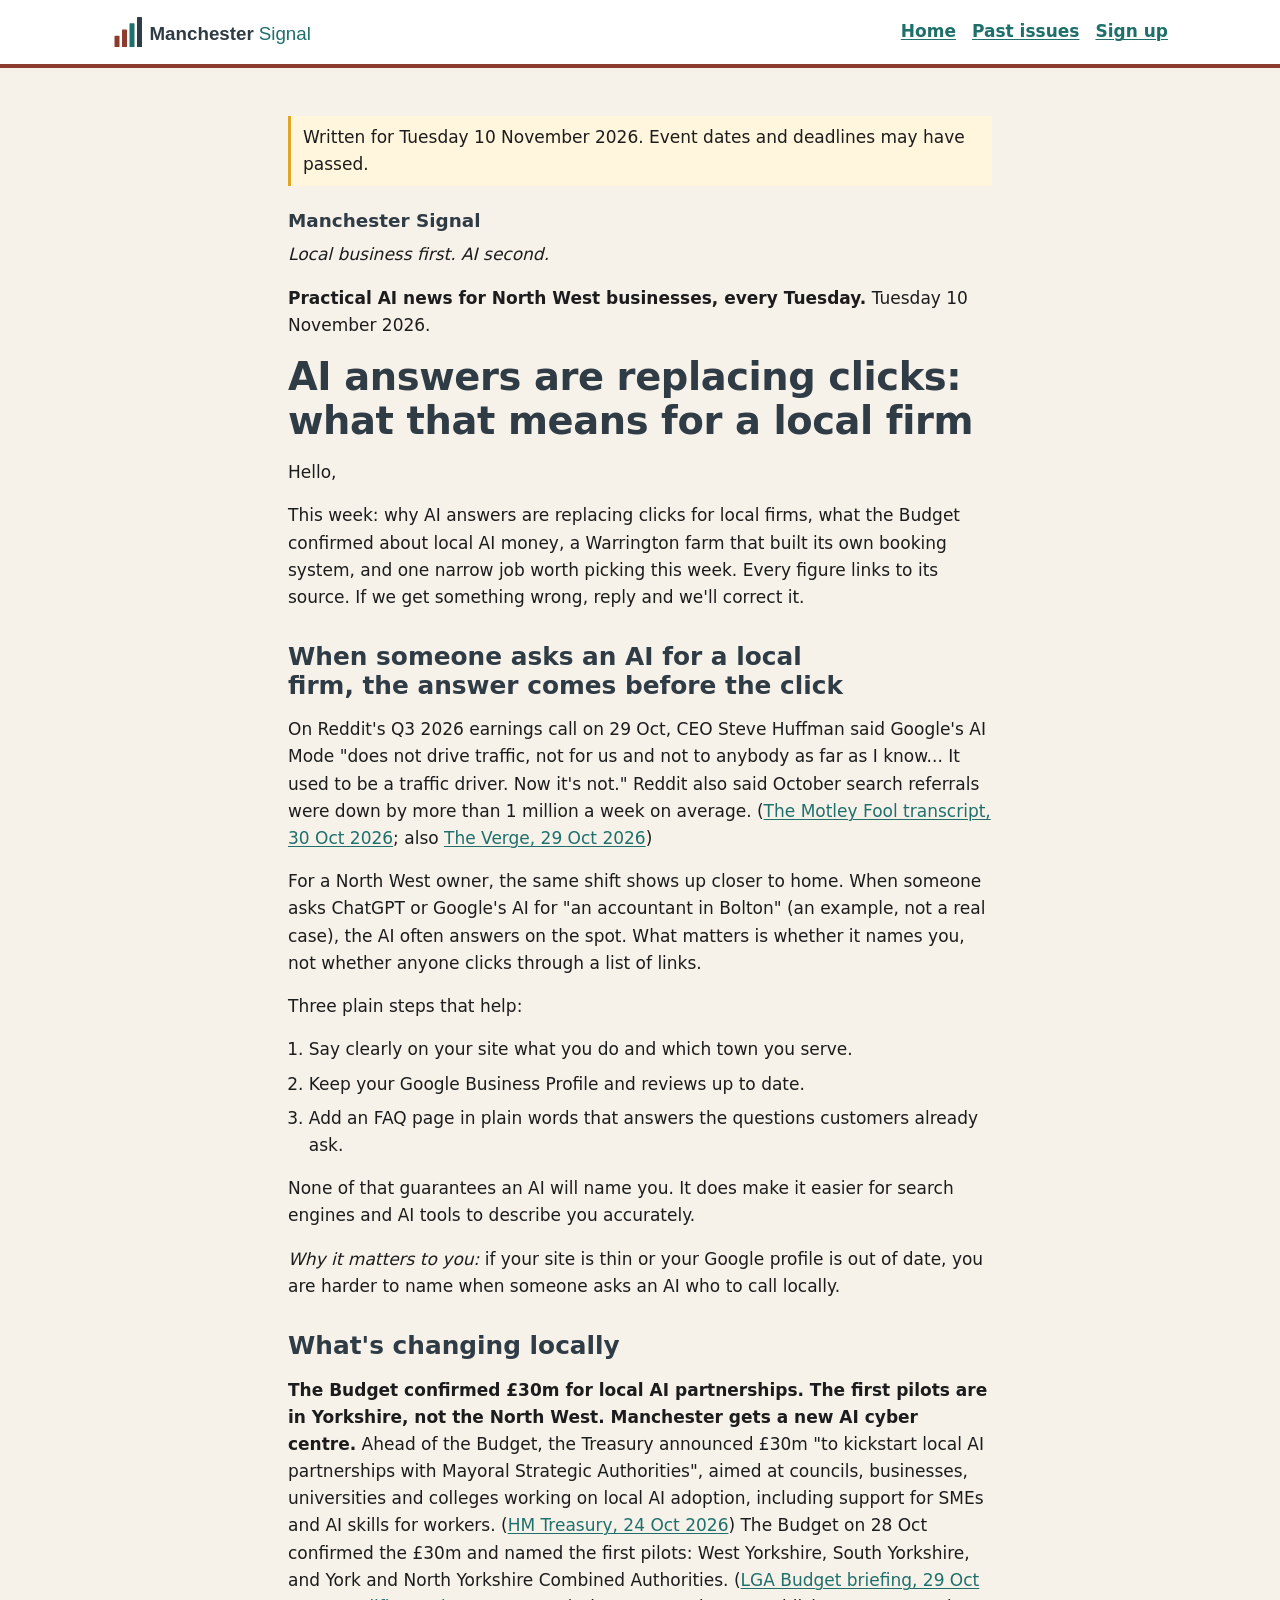
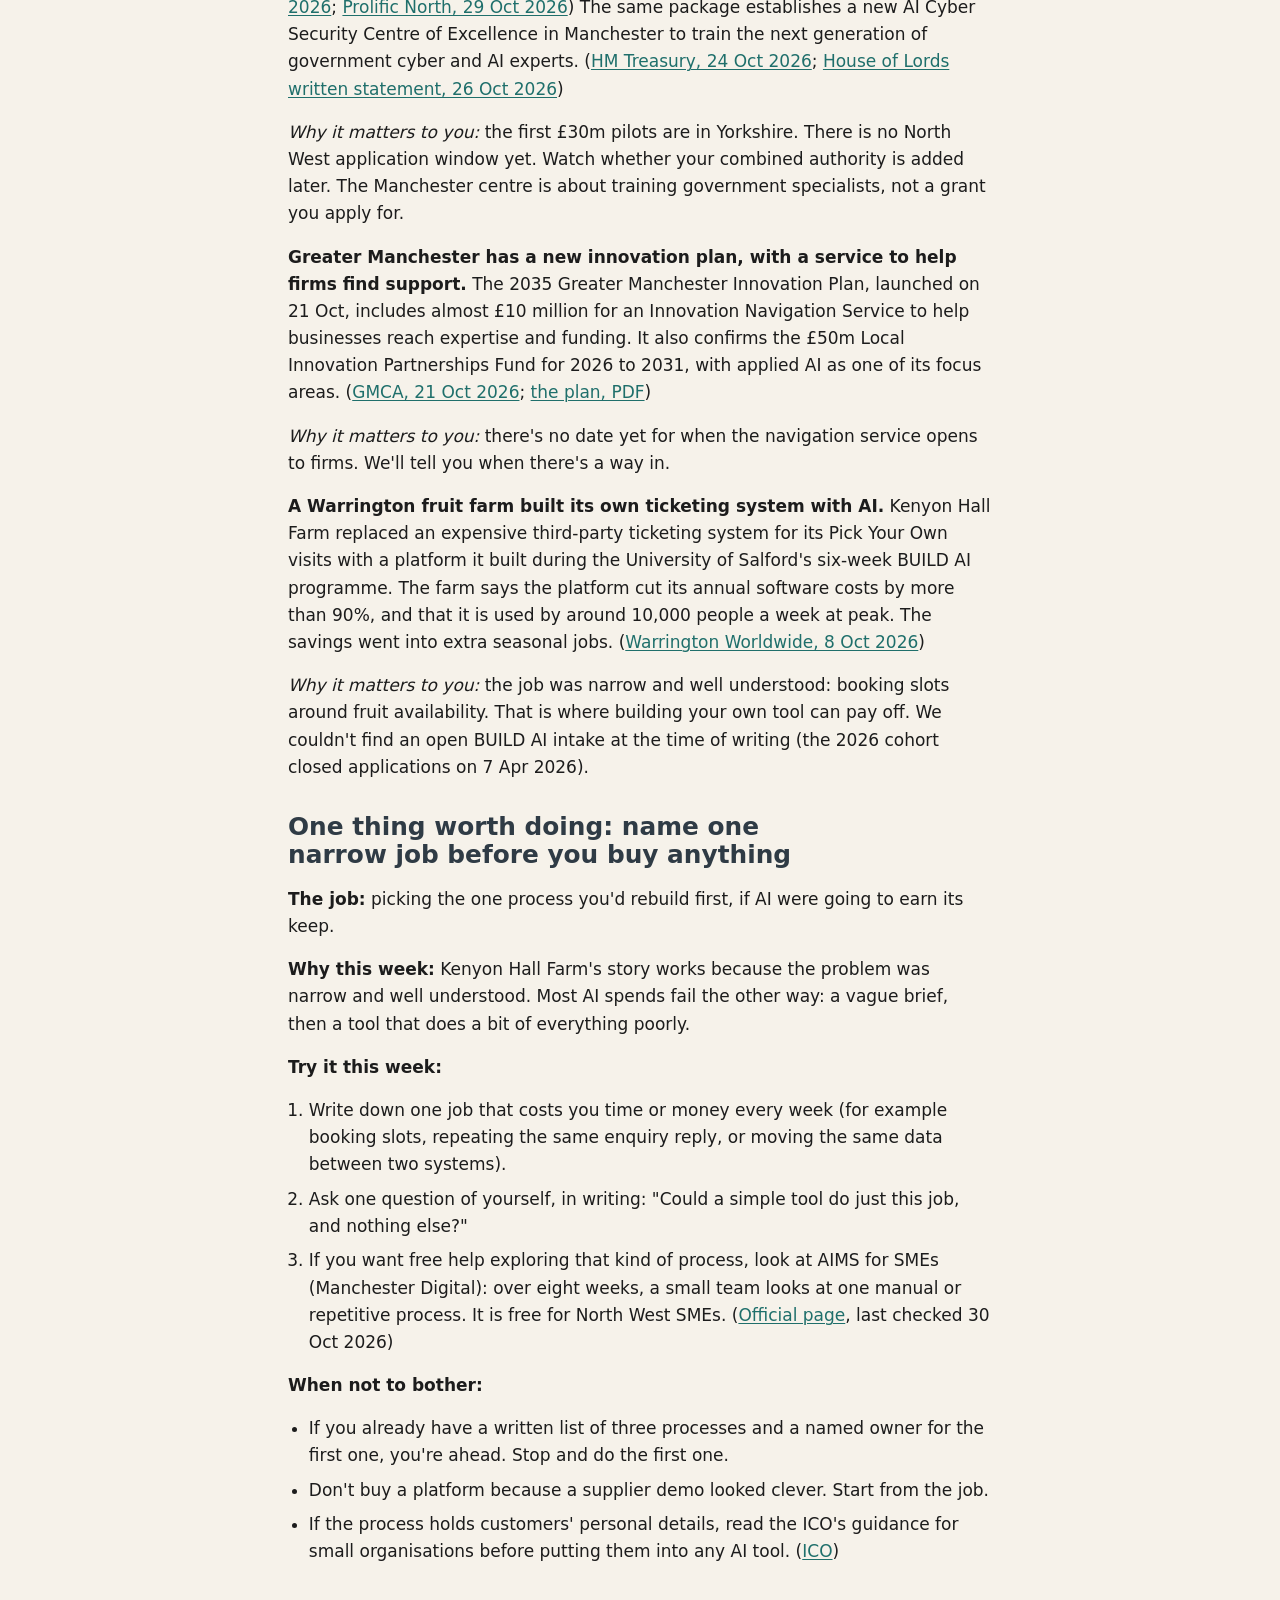
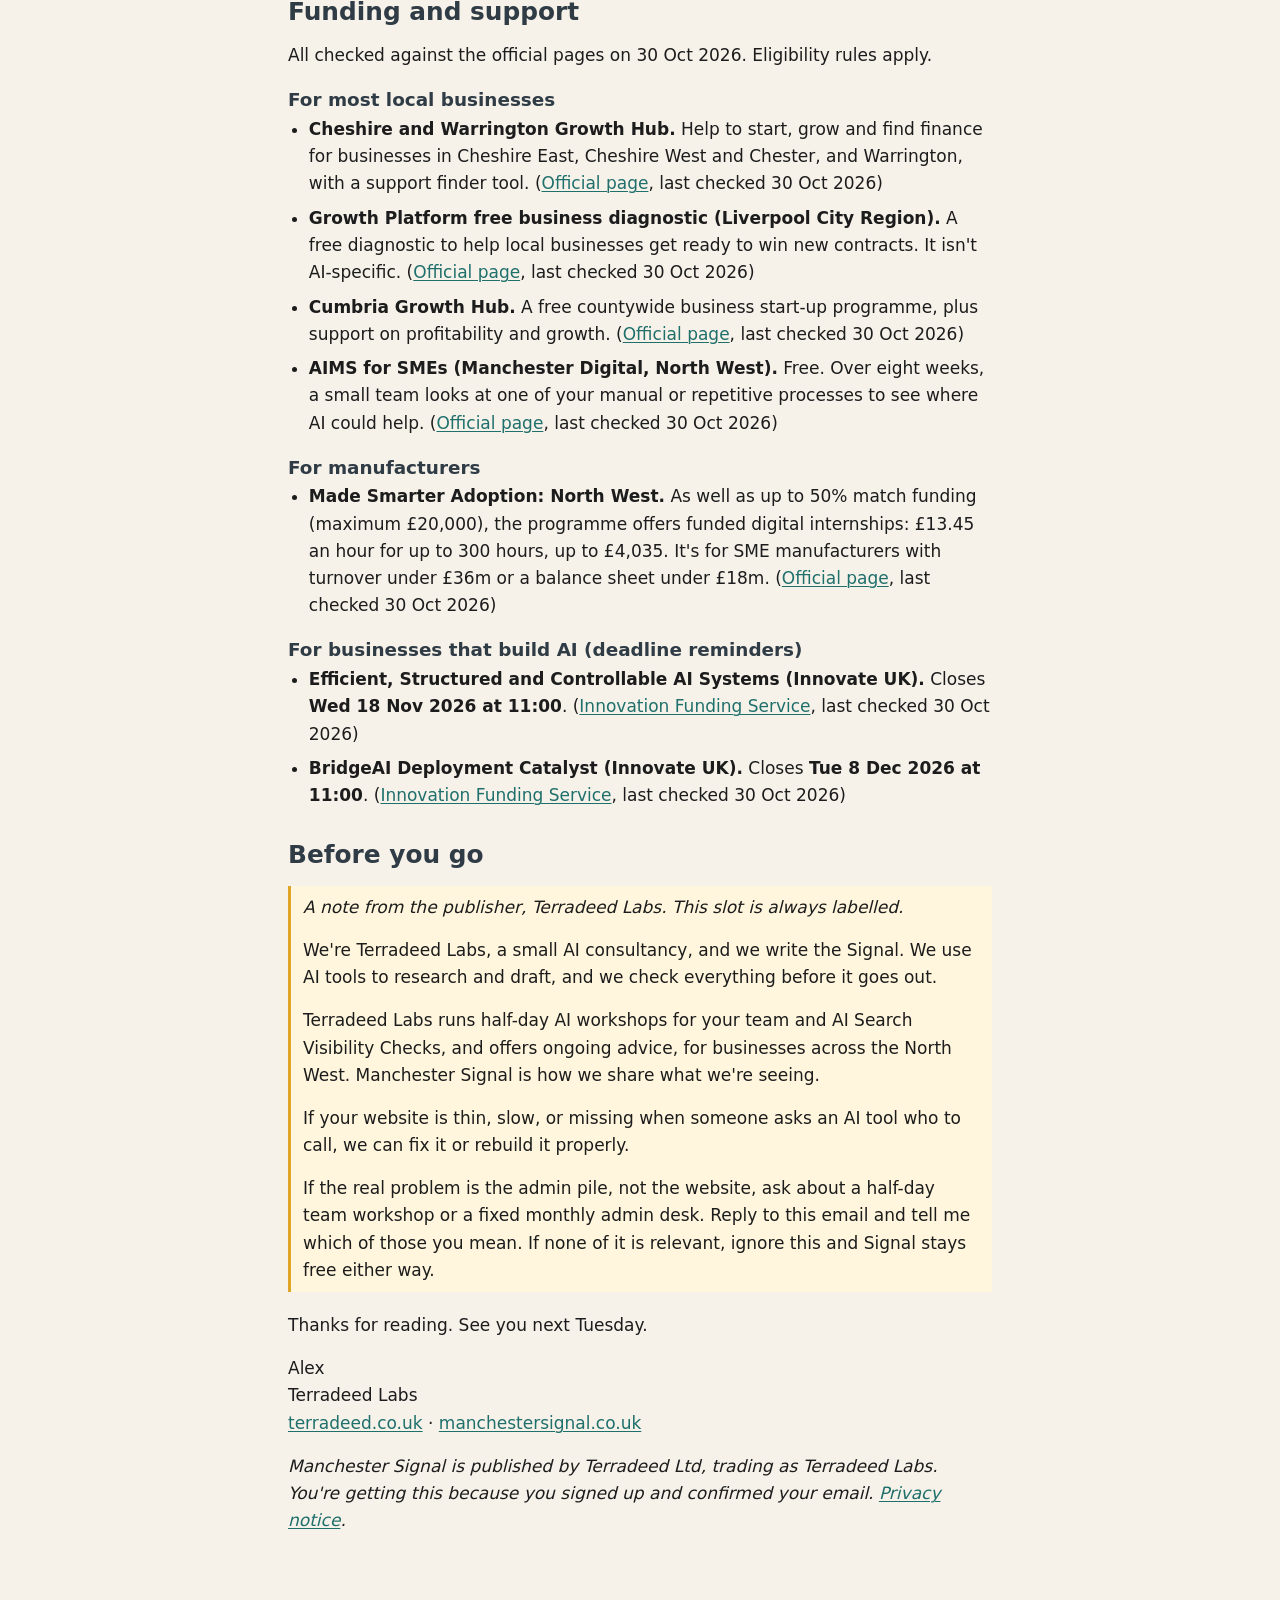
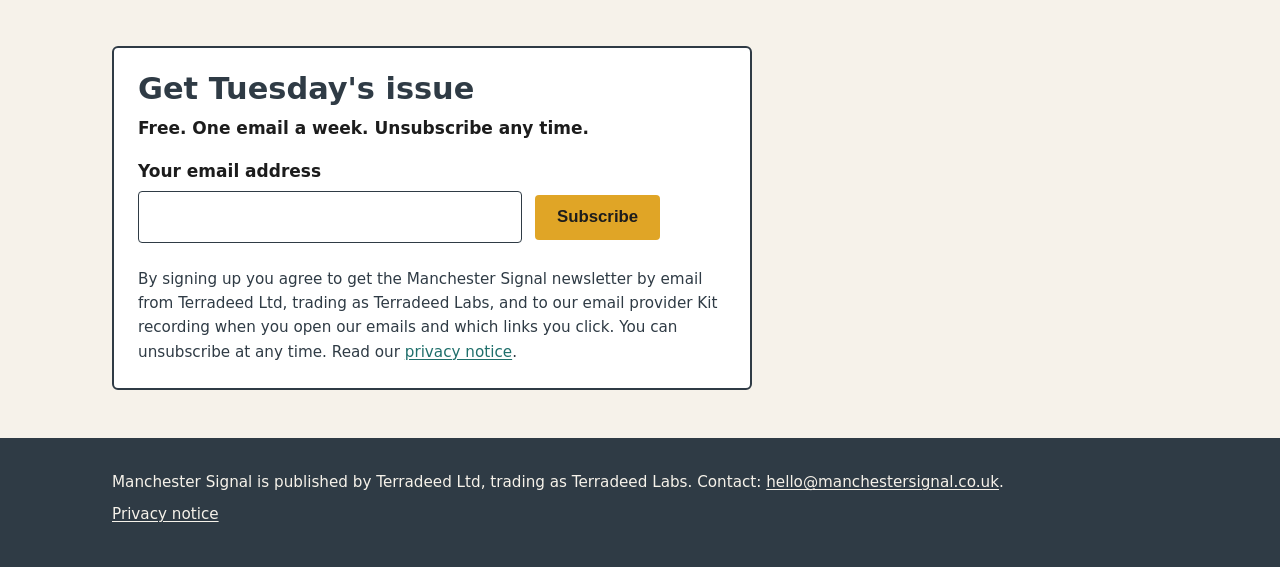
<file: issues/001.html>
<!doctype html>
<html lang="en-GB">
<head>
<meta charset="utf-8">
<meta name="viewport" content="width=device-width, initial-scale=1, viewport-fit=cover">
<title>AI answers are replacing clicks: what that means for a local firm: Manchester Signal</title>
<meta name="description" content="This week: why AI answers are replacing clicks for local firms, what the Budget confirmed about local AI money, a Warrington farm that built its own booking system, and one narrow job worth picking this week.">
<link rel="canonical" href="https://manchestersignal.co.uk/issues/001.html">
<link rel="stylesheet" href="/styles.css">
<link rel="icon" href="/logo.svg" type="image/svg+xml">
<meta property="og:title" content="AI answers are replacing clicks: what that means for a local firm: Manchester Signal">
<meta property="og:description" content="This week: why AI answers are replacing clicks for local firms, what the Budget confirmed about local AI money, a Warrington farm that built its own booking system, and one narrow job worth picking this week.">
<meta property="og:image" content="https://manchestersignal.co.uk/og-image.png">
<meta property="og:image:width" content="1200">
<meta property="og:image:height" content="627">
<meta property="og:image:alt" content="Manchester Signal: Practical AI news for North West businesses, every Tuesday.">
<meta property="og:url" content="https://manchestersignal.co.uk/issues/001.html">
<meta property="og:type" content="article">
<meta name="twitter:card" content="summary_large_image">
</head>
<body>
<a class="skip" href="#main">Skip to content</a>
<header class="site">
  <div class="wrap">
    <a href="/index.html" aria-label="Manchester Signal home"><img src="/logo.svg" alt="Manchester Signal" width="225" height="40"></a>
    <nav aria-label="Main">
      <a href="/index.html">Home</a>
      <a href="/issues/">Past issues</a>
      <a href="#signup">Sign up</a>
    </nav>
  </div>
</header>

<main id="main">
  <section>
    <div class="wrap prose article">
      <p class="note">Written for Tuesday 10 November 2026. Event dates and deadlines may have passed.</p>
      <p class="mast">Manchester Signal</p>
      <p><em>Local business first. AI second.</em></p>
      <p><strong>Practical AI news for North West businesses, every Tuesday.</strong> Tuesday 10 November 2026.</p>
      <h1>AI answers are replacing clicks: what that means for a local firm</h1>

      <p>Hello,</p>
      <p>This week: why AI answers are replacing clicks for local firms, what the Budget confirmed about local AI money, a Warrington farm that built its own booking system, and one narrow job worth picking this week. Every figure links to its source. If we get something wrong, reply and we'll correct it.</p>

      <h2>When someone asks an AI for a local firm, the answer comes before the click</h2>
      <p>On Reddit's Q3 2026 earnings call on 29 Oct, CEO Steve Huffman said Google's AI Mode "does not drive traffic, not for us and not to anybody as far as I know... It used to be a traffic driver. Now it's not." Reddit also said October search referrals were down by more than 1 million a week on average. (<a href="https://www.fool.com/earnings/call-transcripts/2026/10/30/reddit-rddt-q3-2026-earnings-call-transcript/">The Motley Fool transcript, 30 Oct 2026</a>; also <a href="https://www.theverge.com/tech/1022848/reddit-ceo-google-ai-mode-traffic">The Verge, 29 Oct 2026</a>)</p>
      <p>For a North West owner, the same shift shows up closer to home. When someone asks ChatGPT or Google's AI for "an accountant in Bolton" (an example, not a real case), the AI often answers on the spot. What matters is whether it names you, not whether anyone clicks through a list of links.</p>
      <p>Three plain steps that help:</p>
      <ol>
        <li>Say clearly on your site what you do and which town you serve.</li>
        <li>Keep your Google Business Profile and reviews up to date.</li>
        <li>Add an FAQ page in plain words that answers the questions customers already ask.</li>
      </ol>
      <p>None of that guarantees an AI will name you. It does make it easier for search engines and AI tools to describe you accurately.</p>
      <p class="why"><em>Why it matters to you:</em> if your site is thin or your Google profile is out of date, you are harder to name when someone asks an AI who to call locally.</p>

      <h2>What's changing locally</h2>
      <p><strong>The Budget confirmed £30m for local AI partnerships. The first pilots are in Yorkshire, not the North West. Manchester gets a new AI cyber centre.</strong> Ahead of the Budget, the Treasury announced £30m "to kickstart local AI partnerships with Mayoral Strategic Authorities", aimed at councils, businesses, universities and colleges working on local AI adoption, including support for SMEs and AI skills for workers. (<a href="https://www.gov.uk/government/news/chancellor-unveils-britains-ambitious-plan-for-ai">HM Treasury, 24 Oct 2026</a>) The Budget on 28 Oct confirmed the £30m and named the first pilots: West Yorkshire, South Yorkshire, and York and North Yorkshire Combined Authorities. (<a href="https://www.local.gov.uk/autumn-budget-2026">LGA Budget briefing, 29 Oct 2026</a>; <a href="https://www.prolificnorth.co.uk/news/three-yorkshire-mayors-to-spearhead-community-ai-pilots-and-upskilling-with-30m-budget-backing/">Prolific North, 29 Oct 2026</a>) The same package establishes a new AI Cyber Security Centre of Excellence in Manchester to train the next generation of government cyber and AI experts. (<a href="https://www.gov.uk/government/news/chancellor-unveils-britains-ambitious-plan-for-ai">HM Treasury, 24 Oct 2026</a>; <a href="https://questions-statements.parliament.uk/written-statements/detail/2026-10-26/HLWS424">House of Lords written statement, 26 Oct 2026</a>)</p>
      <p class="why"><em>Why it matters to you:</em> the first £30m pilots are in Yorkshire. There is no North West application window yet. Watch whether your combined authority is added later. The Manchester centre is about training government specialists, not a grant you apply for.</p>
      <p><strong>Greater Manchester has a new innovation plan, with a service to help firms find support.</strong> The 2035 Greater Manchester Innovation Plan, launched on 21 Oct, includes almost £10 million for an Innovation Navigation Service to help businesses reach expertise and funding. It also confirms the £50m Local Innovation Partnerships Fund for 2026 to 2031, with applied AI as one of its focus areas. (<a href="https://www.greatermanchester-ca.gov.uk/news/greater-manchester-sets-out-ambition-to-become-world-leader-in-innovation/">GMCA, 21 Oct 2026</a>; <a href="https://www.greatermanchester-ca.gov.uk/media/usaac1wc/greater-manchester-innovation-plan-web.pdf">the plan, PDF</a>)</p>
      <p class="why"><em>Why it matters to you:</em> there's no date yet for when the navigation service opens to firms. We'll tell you when there's a way in.</p>
      <p><strong>A Warrington fruit farm built its own ticketing system with AI.</strong> Kenyon Hall Farm replaced an expensive third-party ticketing system for its Pick Your Own visits with a platform it built during the University of Salford's six-week BUILD AI programme. The farm says the platform cut its annual software costs by more than 90%, and that it is used by around 10,000 people a week at peak. The savings went into extra seasonal jobs. (<a href="https://www.warrington-worldwide.co.uk/2026/10/08/fruit-farm-uses-ai-accelerator-to-cut-costs-and-create-jobs/">Warrington Worldwide, 8 Oct 2026</a>)</p>
      <p class="why"><em>Why it matters to you:</em> the job was narrow and well understood: booking slots around fruit availability. That is where building your own tool can pay off. We couldn't find an open BUILD AI intake at the time of writing (the 2026 cohort closed applications on 7 Apr 2026).</p>

      <h2>One thing worth doing: name one narrow job before you buy anything</h2>
      <p><strong>The job:</strong> picking the one process you'd rebuild first, if AI were going to earn its keep.</p>
      <p><strong>Why this week:</strong> Kenyon Hall Farm's story works because the problem was narrow and well understood. Most AI spends fail the other way: a vague brief, then a tool that does a bit of everything poorly.</p>
      <p><strong>Try it this week:</strong></p>
      <ol>
        <li>Write down one job that costs you time or money every week (for example booking slots, repeating the same enquiry reply, or moving the same data between two systems).</li>
        <li>Ask one question of yourself, in writing: "Could a simple tool do just this job, and nothing else?"</li>
        <li>If you want free help exploring that kind of process, look at AIMS for SMEs (Manchester Digital): over eight weeks, a small team looks at one manual or repetitive process. It is free for North West SMEs. (<a href="https://www.manchesterdigital.com/aims-for-smes">Official page</a>, last checked 30 Oct 2026)</li>
      </ol>
      <p><strong>When not to bother:</strong></p>
      <ul>
        <li>If you already have a written list of three processes and a named owner for the first one, you're ahead. Stop and do the first one.</li>
        <li>Don't buy a platform because a supplier demo looked clever. Start from the job.</li>
        <li>If the process holds customers' personal details, read the ICO's guidance for small organisations before putting them into any AI tool. (<a href="https://ico.org.uk/for-organisations/advice-for-small-organisations/">ICO</a>)</li>
      </ul>

      <h2>Funding and support</h2>
      <p>All checked against the official pages on 30 Oct 2026. Eligibility rules apply.</p>
      <h3>For most local businesses</h3>
      <ul>
        <li><strong>Cheshire and Warrington Growth Hub.</strong> Help to start, grow and find finance for businesses in Cheshire East, Cheshire West and Chester, and Warrington, with a support finder tool. (<a href="https://cheshireandwarrington.com/growth-and-skills/growth-hub">Official page</a>, last checked 30 Oct 2026)</li>
        <li><strong>Growth Platform free business diagnostic (Liverpool City Region).</strong> A free diagnostic to help local businesses get ready to win new contracts. It isn't AI-specific. (<a href="https://www.growthplatform.org/">Official page</a>, last checked 30 Oct 2026)</li>
        <li><strong>Cumbria Growth Hub.</strong> A free countywide business start-up programme, plus support on profitability and growth. (<a href="https://www.cumbriagrowthhub.co.uk/">Official page</a>, last checked 30 Oct 2026)</li>
        <li><strong>AIMS for SMEs (Manchester Digital, North West).</strong> Free. Over eight weeks, a small team looks at one of your manual or repetitive processes to see where AI could help. (<a href="https://www.manchesterdigital.com/aims-for-smes">Official page</a>, last checked 30 Oct 2026)</li>
      </ul>
      <h3>For manufacturers</h3>
      <ul>
        <li><strong>Made Smarter Adoption: North West.</strong> As well as up to 50% match funding (maximum £20,000), the programme offers funded digital internships: £13.45 an hour for up to 300 hours, up to £4,035. It's for SME manufacturers with turnover under £36m or a balance sheet under £18m. (<a href="https://www.madesmarter.uk/adoption/in-my-region/north-west/">Official page</a>, last checked 30 Oct 2026)</li>
      </ul>
      <h3>For businesses that build AI (deadline reminders)</h3>
      <ul>
        <li><strong>Efficient, Structured and Controllable AI Systems (Innovate UK).</strong> Closes <strong>Wed 18 Nov 2026 at 11:00</strong>. (<a href="https://apply-for-innovation-funding.service.gov.uk/competition/2582/overview/9fdb47a5-011c-4c47-ac5e-c426e295fe89">Innovation Funding Service</a>, last checked 30 Oct 2026)</li>
        <li><strong>BridgeAI Deployment Catalyst (Innovate UK).</strong> Closes <strong>Tue 8 Dec 2026 at 11:00</strong>. (<a href="https://apply-for-innovation-funding.service.gov.uk/competition/2599/overview/1931f35c-87fe-4b6a-a718-a61a2d00e86a">Innovation Funding Service</a>, last checked 30 Oct 2026)</li>
      </ul>

      <h2>Before you go</h2>
      <div class="note">
        <p><em>A note from the publisher, Terradeed Labs. This slot is always labelled.</em></p>
        <p>We're Terradeed Labs, a small AI consultancy, and we write the Signal. We use AI tools to research and draft, and we check everything before it goes out.</p>
        <p>Terradeed Labs runs half-day AI workshops for your team and AI Search Visibility Checks, and offers ongoing advice, for businesses across the North West. Manchester Signal is how we share what we're seeing.</p>
        <p>If your website is thin, slow, or missing when someone asks an AI tool who to call, we can fix it or rebuild it properly.</p>
        <p>If the real problem is the admin pile, not the website, ask about a half-day team workshop or a fixed monthly admin desk. Reply to this email and tell me which of those you mean. If none of it is relevant, ignore this and Signal stays free either way.</p>
      </div>
      <p>Thanks for reading. See you next Tuesday.</p>
      <p>Alex<br>Terradeed Labs<br><a href="https://terradeed.co.uk">terradeed.co.uk</a> · <a href="https://manchestersignal.co.uk">manchestersignal.co.uk</a></p>
      <p><em>Manchester Signal is published by Terradeed Ltd, trading as Terradeed Labs. You're getting this because you signed up and confirmed your email. <a href="/privacy.html">Privacy notice</a>.</em></p>
    </div>
  </section>

  <section id="signup" aria-labelledby="signup-title">
    <div class="wrap">
      <div class="signup">
        <h2 id="signup-title">Get Tuesday's issue</h2>
        <p class="terms">Free. One email a week. Unsubscribe any time.</p>
        <form action="https://app.kit.com/forms/10103367/subscriptions" method="post">
          <label for="signup-email" style="display: block; font-weight: 600; margin: 0 0 .35rem;">Your email address</label>
          <input id="signup-email" type="email" name="email_address" autocomplete="email" required style="font: inherit; width: 100%; max-width: 24rem; padding: .7rem .8rem; border: 1px solid #2F3B45; border-radius: 4px; margin: 0 .5rem .5rem 0;">
          <button type="submit" class="button">Subscribe</button>
        </form>
        <p class="consent">By signing up you agree to get the Manchester Signal newsletter by email from Terradeed Ltd, trading as Terradeed Labs, and to our email provider Kit recording when you open our emails and which links you click. You can unsubscribe at any time. Read our <a href="/privacy.html">privacy notice</a>.</p>
      </div>
    </div>
  </section>
</main>

<footer class="site">
  <div class="wrap">
    <p>Manchester Signal is published by Terradeed Ltd, trading as Terradeed Labs. Contact: <a href="mailto:hello@manchestersignal.co.uk">hello@manchestersignal.co.uk</a>.</p>
    <p><a href="/privacy.html">Privacy notice</a></p>
  </div>
</footer>
</body>
</html>
</file>
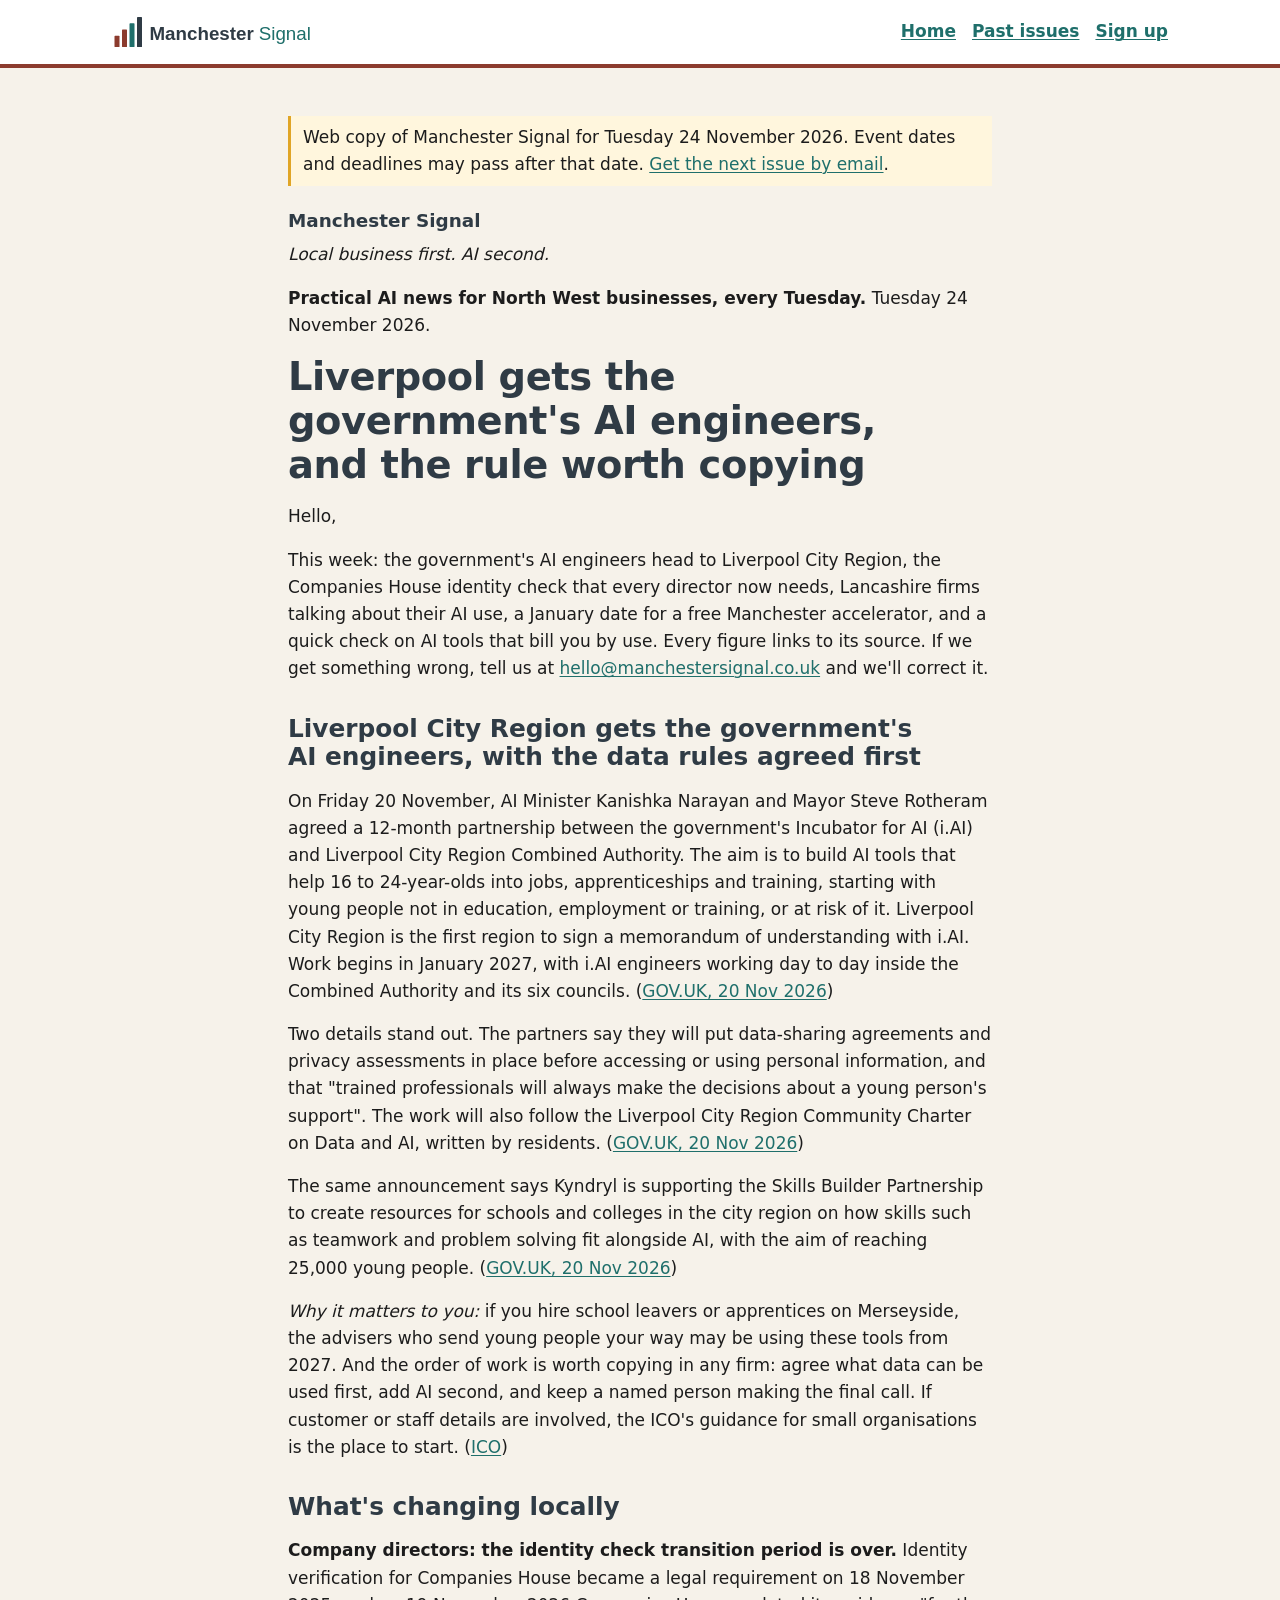
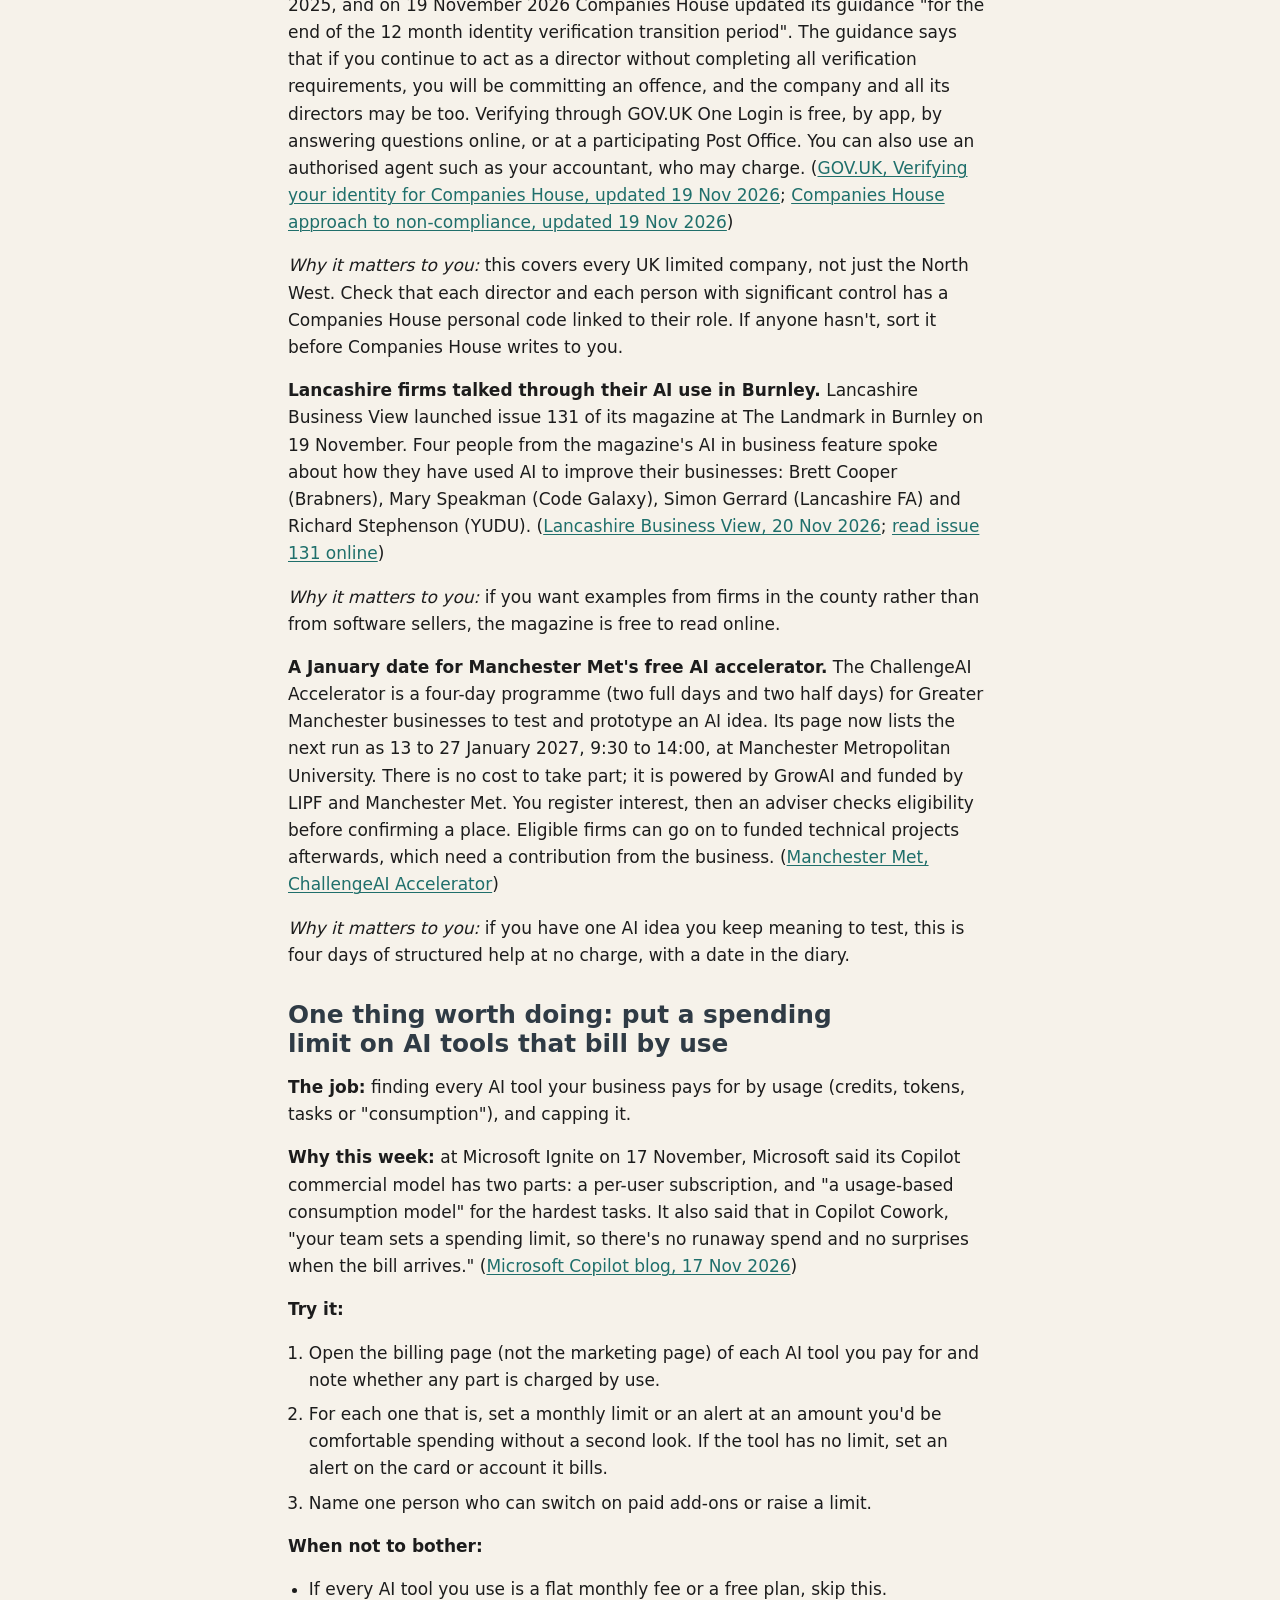
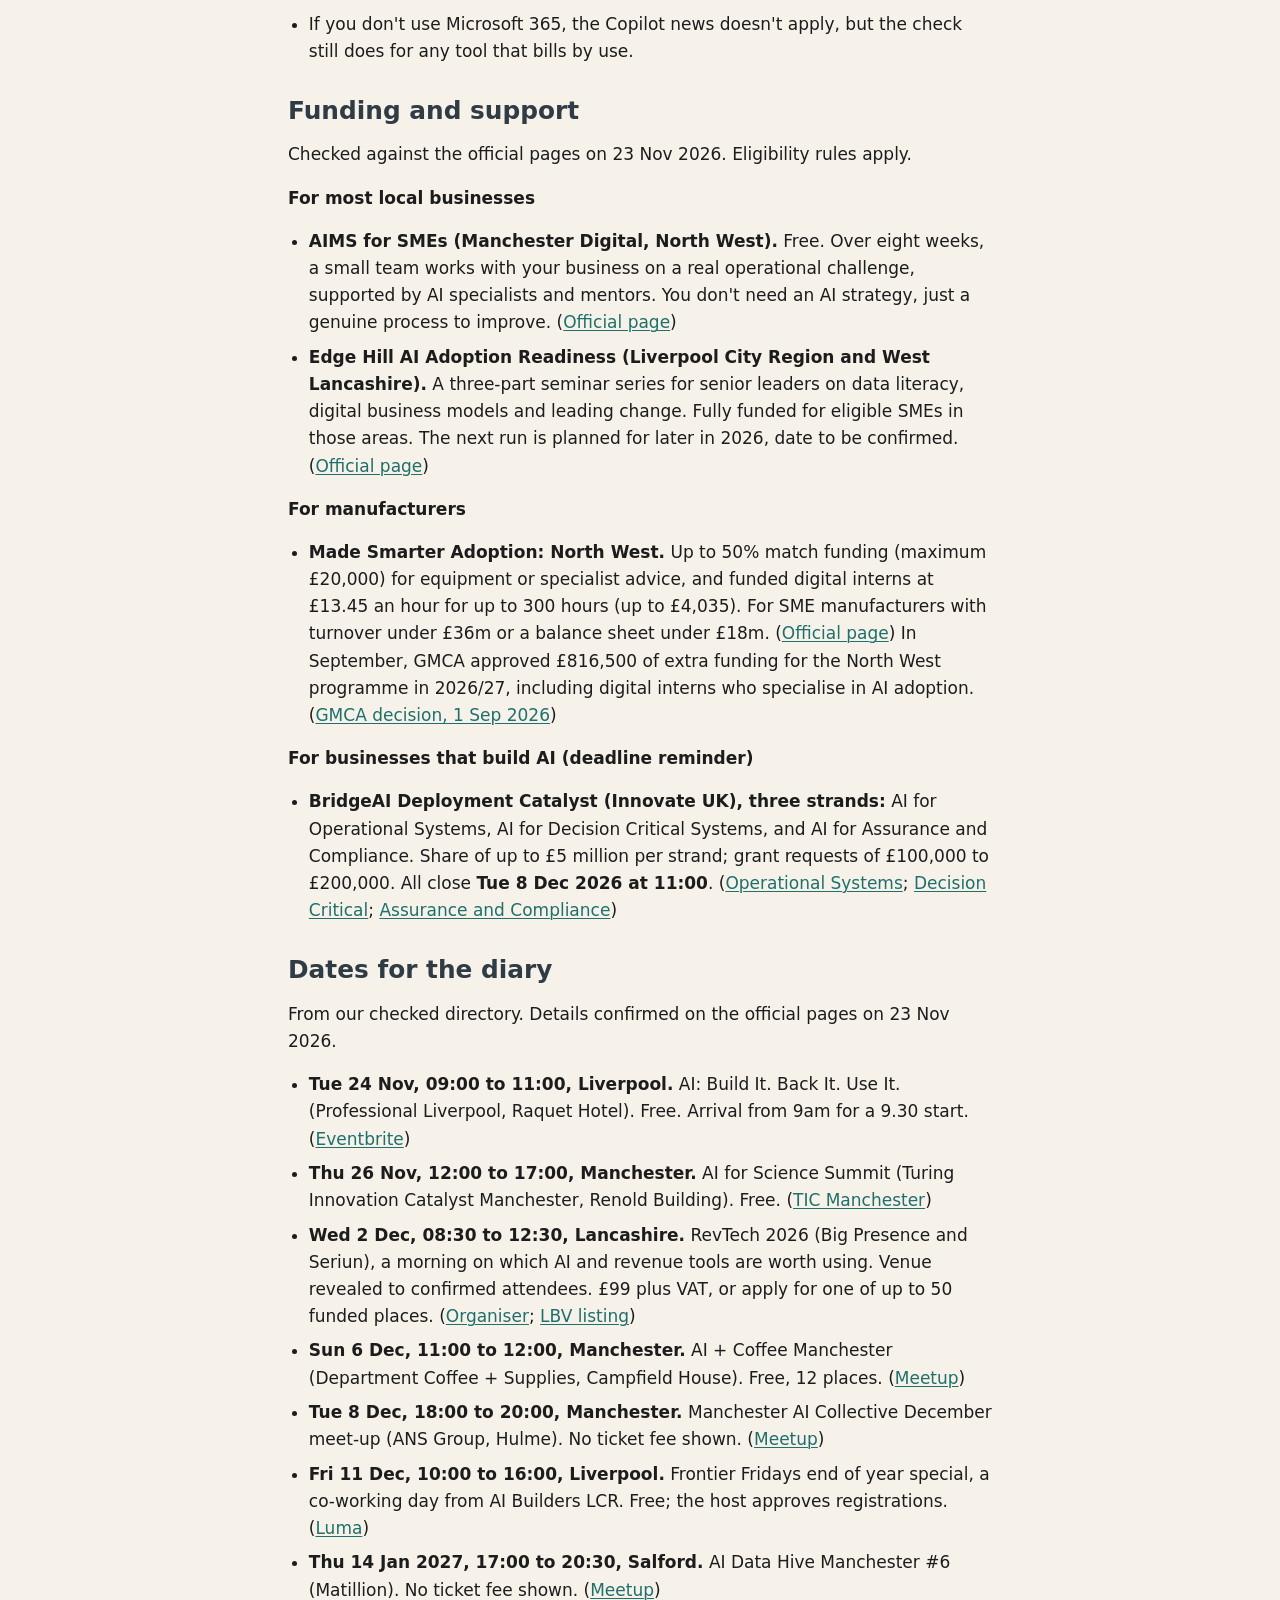
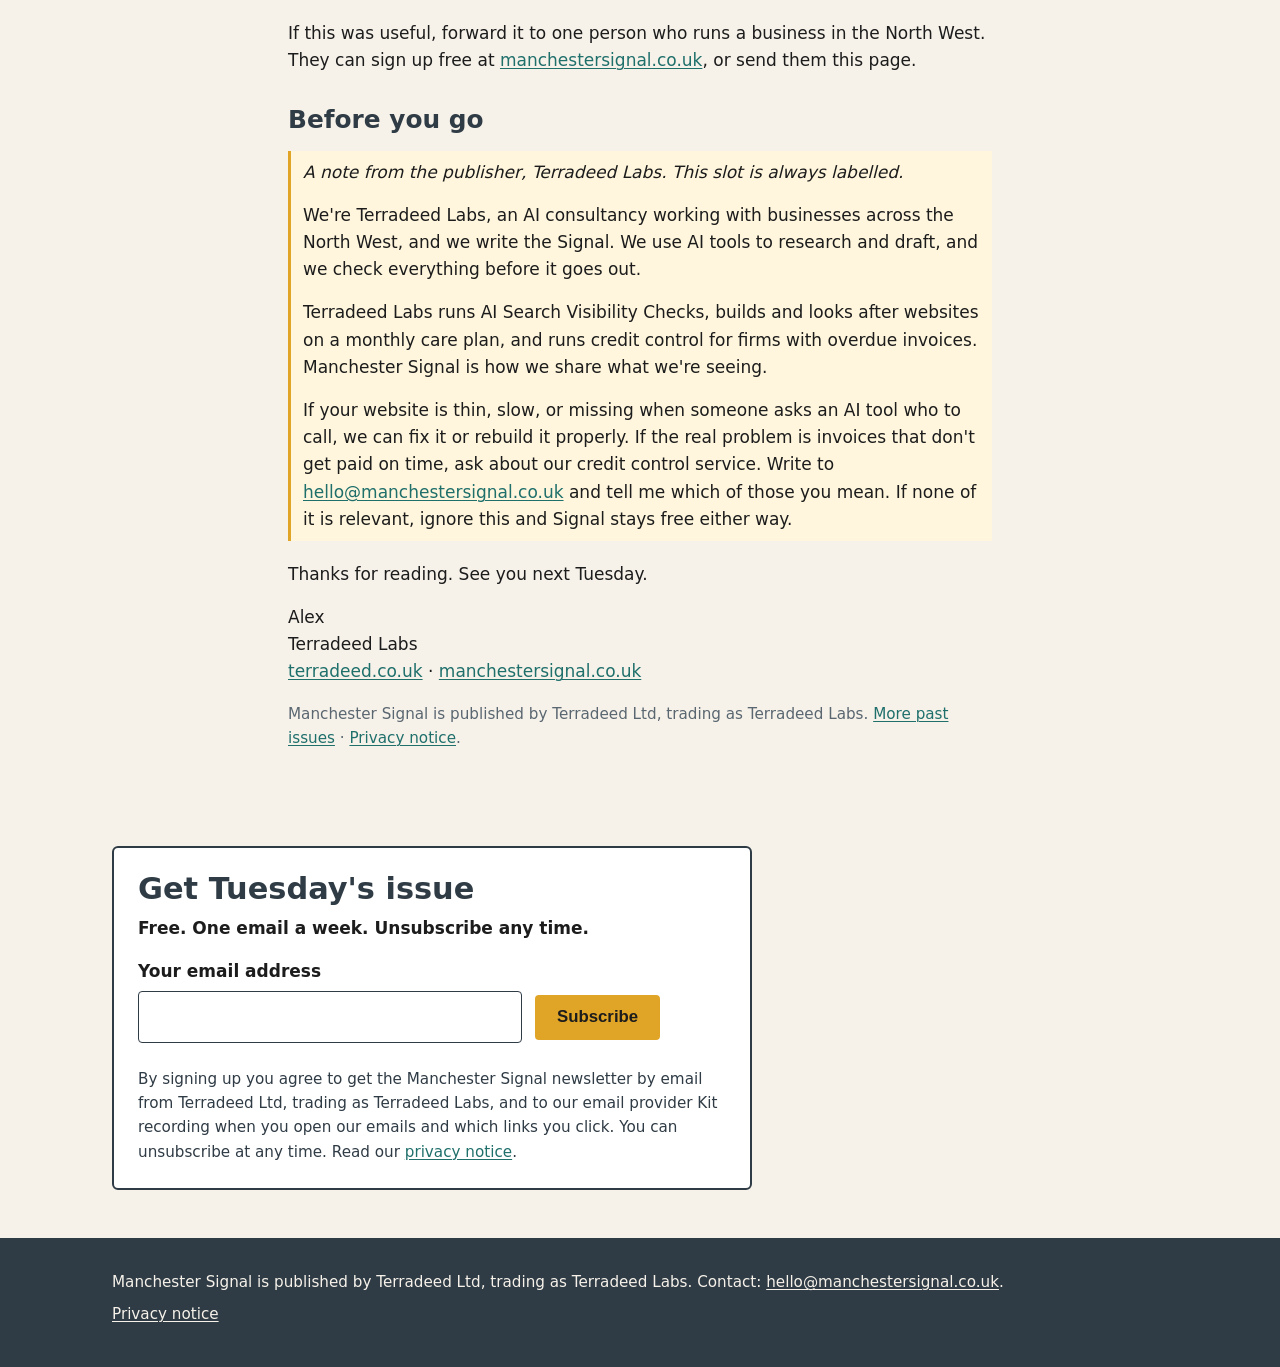
<file: issues/003.html>
<!doctype html>
<html lang="en-GB">
<head>
<meta charset="utf-8">
<meta name="viewport" content="width=device-width, initial-scale=1, viewport-fit=cover">
<title>Liverpool gets the government&#x27;s AI engineers, and the rule worth copying: Manchester Signal</title>
<meta name="description" content="This week: the government&#x27;s AI engineers head to Liverpool City Region, the Companies House identity check every director now needs, Lancashire firms on their AI use, a January date for a free Manchester AI accelerator, and a spending check for AI tools that bill by use.">
<link rel="canonical" href="https://manchestersignal.co.uk/issues/003.html">
<link rel="stylesheet" href="/styles.css">
<link rel="icon" href="/logo.svg" type="image/svg+xml">
<meta property="og:title" content="Liverpool gets the government&#x27;s AI engineers, and the rule worth copying: Manchester Signal">
<meta property="og:description" content="This week: the government&#x27;s AI engineers head to Liverpool City Region, the Companies House identity check every director now needs, Lancashire firms on their AI use, a January date for a free Manchester AI accelerator, and a spending check for AI tools that bill by use.">
<meta property="og:image" content="https://manchestersignal.co.uk/og-image.png">
<meta property="og:image:width" content="1200">
<meta property="og:image:height" content="627">
<meta property="og:image:alt" content="Manchester Signal: Practical AI news for North West businesses, every Tuesday.">
<meta property="og:url" content="https://manchestersignal.co.uk/issues/003.html">
<meta property="og:type" content="article">
<meta property="og:site_name" content="Manchester Signal">
<meta property="article:published_time" content="2026-11-24">
<meta name="twitter:card" content="summary_large_image">
<meta name="twitter:title" content="Liverpool gets the government&#x27;s AI engineers, and the rule worth copying: Manchester Signal">
<meta name="twitter:description" content="This week: the government&#x27;s AI engineers head to Liverpool City Region, the Companies House identity check every director now needs, Lancashire firms on their AI use, a January date for a free Manchester AI accelerator, and a spending check for AI tools that bill by use.">
<meta name="twitter:image" content="https://manchestersignal.co.uk/og-image.png">
</head>
<body>
<a class="skip" href="#main">Skip to content</a>
<header class="site">
  <div class="wrap">
    <a href="/index.html" aria-label="Manchester Signal home"><img src="/logo.svg" alt="Manchester Signal" width="225" height="40"></a>
    <nav aria-label="Main">
      <a href="/index.html">Home</a>
      <a href="/issues/">Past issues</a>
      <a href="#signup">Sign up</a>
    </nav>
  </div>
</header>

<main id="main">
  <section>
    <div class="wrap prose article">
      <p class="note">Web copy of Manchester Signal for Tuesday 24 November 2026. Event dates and deadlines may pass after that date. <a href="#signup">Get the next issue by email</a>.</p>
      <p class="mast">Manchester Signal</p>
<p><em>Local business first. AI second.</em></p>
<p><strong>Practical AI news for North West businesses, every Tuesday.</strong> Tuesday 24 November 2026.</p>
<h1>Liverpool gets the government's AI engineers, and the rule worth copying</h1>
<p>Hello,</p>
<p>This week: the government's AI engineers head to Liverpool City Region, the Companies House identity check that every director now needs, Lancashire firms talking about their AI use, a January date for a free Manchester accelerator, and a quick check on AI tools that bill you by use. Every figure links to its source. If we get something wrong, tell us at <a href="mailto:hello@manchestersignal.co.uk">hello@manchestersignal.co.uk</a> and we'll correct it.</p>
<h2>Liverpool City Region gets the government's AI engineers, with the data rules agreed first</h2>
<p>On Friday 20 November, AI Minister Kanishka Narayan and Mayor Steve Rotheram agreed a 12-month partnership between the government's Incubator for AI (i.AI) and Liverpool City Region Combined Authority. The aim is to build AI tools that help 16 to 24-year-olds into jobs, apprenticeships and training, starting with young people not in education, employment or training, or at risk of it. Liverpool City Region is the first region to sign a memorandum of understanding with i.AI. Work begins in January 2027, with i.AI engineers working day to day inside the Combined Authority and its six councils. (<a href="https://www.gov.uk/government/news/governments-top-ai-engineers-to-help-liverpools-young-people-into-work">GOV.UK, 20 Nov 2026</a>)</p>
<p>Two details stand out. The partners say they will put data-sharing agreements and privacy assessments in place before accessing or using personal information, and that "trained professionals will always make the decisions about a young person's support". The work will also follow the Liverpool City Region Community Charter on Data and AI, written by residents. (<a href="https://www.gov.uk/government/news/governments-top-ai-engineers-to-help-liverpools-young-people-into-work">GOV.UK, 20 Nov 2026</a>)</p>
<p>The same announcement says Kyndryl is supporting the Skills Builder Partnership to create resources for schools and colleges in the city region on how skills such as teamwork and problem solving fit alongside AI, with the aim of reaching 25,000 young people. (<a href="https://www.gov.uk/government/news/governments-top-ai-engineers-to-help-liverpools-young-people-into-work">GOV.UK, 20 Nov 2026</a>)</p>
<p class="why"><em>Why it matters to you:</em> if you hire school leavers or apprentices on Merseyside, the advisers who send young people your way may be using these tools from 2027. And the order of work is worth copying in any firm: agree what data can be used first, add AI second, and keep a named person making the final call. If customer or staff details are involved, the ICO's guidance for small organisations is the place to start. (<a href="https://ico.org.uk/for-organisations/advice-for-small-organisations/">ICO</a>)</p>
<h2>What's changing locally</h2>
<p><strong>Company directors: the identity check transition period is over.</strong> Identity verification for Companies House became a legal requirement on 18 November 2025, and on 19 November 2026 Companies House updated its guidance "for the end of the 12 month identity verification transition period". The guidance says that if you continue to act as a director without completing all verification requirements, you will be committing an offence, and the company and all its directors may be too. Verifying through GOV.UK One Login is free, by app, by answering questions online, or at a participating Post Office. You can also use an authorised agent such as your accountant, who may charge. (<a href="https://www.gov.uk/guidance/verifying-your-identity-for-companies-house">GOV.UK, Verifying your identity for Companies House, updated 19 Nov 2026</a>; <a href="https://www.gov.uk/government/publications/companies-house-approach-to-non-compliance-with-mandatory-identity-verification/companies-house-approach-to-non-compliance-with-mandatory-identity-verification">Companies House approach to non-compliance, updated 19 Nov 2026</a>)</p>
<p class="why"><em>Why it matters to you:</em> this covers every UK limited company, not just the North West. Check that each director and each person with significant control has a Companies House personal code linked to their role. If anyone hasn't, sort it before Companies House writes to you.</p>
<p><strong>Lancashire firms talked through their AI use in Burnley.</strong> Lancashire Business View launched issue 131 of its magazine at The Landmark in Burnley on 19 November. Four people from the magazine's AI in business feature spoke about how they have used AI to improve their businesses: Brett Cooper (Brabners), Mary Speakman (Code Galaxy), Simon Gerrard (Lancashire FA) and Richard Stephenson (YUDU). (<a href="https://www.lancashirebusinessview.co.uk/latest-news-and-features/landmark-moment-as-issue-131-is-launched">Lancashire Business View, 20 Nov 2026</a>; <a href="https://www.lancashirebusinessview.co.uk/the-magazine/issue-131">read issue 131 online</a>)</p>
<p class="why"><em>Why it matters to you:</em> if you want examples from firms in the county rather than from software sellers, the magazine is free to read online.</p>
<p><strong>A January date for Manchester Met's free AI accelerator.</strong> The ChallengeAI Accelerator is a four-day programme (two full days and two half days) for Greater Manchester businesses to test and prototype an AI idea. Its page now lists the next run as 13 to 27 January 2027, 9:30 to 14:00, at Manchester Metropolitan University. There is no cost to take part; it is powered by GrowAI and funded by LIPF and Manchester Met. You register interest, then an adviser checks eligibility before confirming a place. Eligible firms can go on to funded technical projects afterwards, which need a contribution from the business. (<a href="https://www.mmu.ac.uk/business-services/challengeai/accelerator">Manchester Met, ChallengeAI Accelerator</a>)</p>
<p class="why"><em>Why it matters to you:</em> if you have one AI idea you keep meaning to test, this is four days of structured help at no charge, with a date in the diary.</p>
<h2>One thing worth doing: put a spending limit on AI tools that bill by use</h2>
<p><strong>The job:</strong> finding every AI tool your business pays for by usage (credits, tokens, tasks or "consumption"), and capping it.</p>
<p><strong>Why this week:</strong> at Microsoft Ignite on 17 November, Microsoft said its Copilot commercial model has two parts: a per-user subscription, and "a usage-based consumption model" for the hardest tasks. It also said that in Copilot Cowork, "your team sets a spending limit, so there's no runaway spend and no surprises when the bill arrives." (<a href="https://www.microsoft.com/en-us/copilot/blog/2026/11/17/copilot-at-microsoft-ignite-expanding-whats-possible-with-intelligence-built-for-work/">Microsoft Copilot blog, 17 Nov 2026</a>)</p>
<p><strong>Try it:</strong></p>
<ol>
<li>Open the billing page (not the marketing page) of each AI tool you pay for and note whether any part is charged by use.</li>
<li>For each one that is, set a monthly limit or an alert at an amount you'd be comfortable spending without a second look. If the tool has no limit, set an alert on the card or account it bills.</li>
<li>Name one person who can switch on paid add-ons or raise a limit.</li>
</ol>
<p><strong>When not to bother:</strong></p>
<ul>
<li>If every AI tool you use is a flat monthly fee or a free plan, skip this.</li>
<li>If you don't use Microsoft 365, the Copilot news doesn't apply, but the check still does for any tool that bills by use.</li>
</ul>
<h2>Funding and support</h2>
<p>Checked against the official pages on 23 Nov 2026. Eligibility rules apply.</p>
<p><strong>For most local businesses</strong></p>
<ul>
<li><strong>AIMS for SMEs (Manchester Digital, North West).</strong> Free. Over eight weeks, a small team works with your business on a real operational challenge, supported by AI specialists and mentors. You don't need an AI strategy, just a genuine process to improve. (<a href="https://www.manchesterdigital.com/aims-for-smes">Official page</a>)</li>
<li><strong>Edge Hill AI Adoption Readiness (Liverpool City Region and West Lancashire).</strong> A three-part seminar series for senior leaders on data literacy, digital business models and leading change. Fully funded for eligible SMEs in those areas. The next run is planned for later in 2026, date to be confirmed. (<a href="https://www.edgehill.ac.uk/departments/academic/business/pic/smehub/ai-ar/">Official page</a>)</li>
</ul>
<p><strong>For manufacturers</strong></p>
<ul>
<li><strong>Made Smarter Adoption: North West.</strong> Up to 50% match funding (maximum £20,000) for equipment or specialist advice, and funded digital interns at £13.45 an hour for up to 300 hours (up to £4,035). For SME manufacturers with turnover under £36m or a balance sheet under £18m. (<a href="https://www.madesmarter.uk/adoption/in-my-region/north-west/">Official page</a>) In September, GMCA approved £816,500 of extra funding for the North West programme in 2026/27, including digital interns who specialise in AI adoption. (<a href="https://democracy.greatermanchester-ca.gov.uk/ieDecisionDetails.aspx?Id=4090">GMCA decision, 1 Sep 2026</a>)</li>
</ul>
<p><strong>For businesses that build AI (deadline reminder)</strong></p>
<ul>
<li><strong>BridgeAI Deployment Catalyst (Innovate UK), three strands:</strong> AI for Operational Systems, AI for Decision Critical Systems, and AI for Assurance and Compliance. Share of up to £5 million per strand; grant requests of £100,000 to £200,000. All close <strong>Tue 8 Dec 2026 at 11:00</strong>. (<a href="https://apply-for-innovation-funding.service.gov.uk/competition/2599/overview/1931f35c-87fe-4b6a-a718-a61a2d00e86a">Operational Systems</a>; <a href="https://apply-for-innovation-funding.service.gov.uk/competition/2598/overview/cfb35198-55fc-4aad-afa1-86a260bfaddf">Decision Critical</a>; <a href="https://apply-for-innovation-funding.service.gov.uk/competition/2597/overview/7ec02a95-73e5-4928-8104-67a9f1b279e3">Assurance and Compliance</a>)</li>
</ul>
<h2>Dates for the diary</h2>
<p>From our checked directory. Details confirmed on the official pages on 23 Nov 2026.</p>
<ul>
<li><strong>Tue 24 Nov, 09:00 to 11:00, Liverpool.</strong> AI: Build It. Back It. Use It. (Professional Liverpool, Raquet Hotel). Free. Arrival from 9am for a 9.30 start. (<a href="https://www.eventbrite.co.uk/e/ai-build-it-back-it-use-it-tickets-2003306662154">Eventbrite</a>)</li>
<li><strong>Thu 26 Nov, 12:00 to 17:00, Manchester.</strong> AI for Science Summit (Turing Innovation Catalyst Manchester, Renold Building). Free. (<a href="https://ticmanchester.org/events/ai-for-science-summit/">TIC Manchester</a>)</li>
<li><strong>Wed 2 Dec, 08:30 to 12:30, Lancashire.</strong> RevTech 2026 (Big Presence and Seriun), a morning on which AI and revenue tools are worth using. Venue revealed to confirmed attendees. £99 plus VAT, or apply for one of up to 50 funded places. (<a href="https://go.bigpresence.co.uk/revtech-2026">Organiser</a>; <a href="https://www.lancashirebusinessview.co.uk/lancashire-business-events-calendar/revtech-2026-lancashires-biggest-ai-and-revenue-technology-event-7251">LBV listing</a>)</li>
<li><strong>Sun 6 Dec, 11:00 to 12:00, Manchester.</strong> AI + Coffee Manchester (Department Coffee + Supplies, Campfield House). Free, 12 places. (<a href="https://www.meetup.com/ai-coffee-manchester/events/sbhmxtyjcqbjb/">Meetup</a>)</li>
<li><strong>Tue 8 Dec, 18:00 to 20:00, Manchester.</strong> Manchester AI Collective December meet-up (ANS Group, Hulme). No ticket fee shown. (<a href="https://www.meetup.com/manchester-ai-collective/events/316944822/">Meetup</a>)</li>
<li><strong>Fri 11 Dec, 10:00 to 16:00, Liverpool.</strong> Frontier Fridays end of year special, a co-working day from AI Builders LCR. Free; the host approves registrations. (<a href="https://luma.com/18wigsk4">Luma</a>)</li>
<li><strong>Thu 14 Jan 2027, 17:00 to 20:30, Salford.</strong> AI Data Hive Manchester #6 (Matillion). No ticket fee shown. (<a href="https://www.meetup.com/ai-data-hive-manchester/events/316894907/">Meetup</a>)</li>
</ul>
<p>If this was useful, forward it to one person who runs a business in the North West. They can sign up free at <a href="https://manchestersignal.co.uk/#signup">manchestersignal.co.uk</a>, or send them this page.</p>
<h2>Before you go</h2>
<div class="note">
<p><em>A note from the publisher, Terradeed Labs. This slot is always labelled.</em></p>
<p>We're Terradeed Labs, an AI consultancy working with businesses across the North West, and we write the Signal. We use AI tools to research and draft, and we check everything before it goes out.</p>
<p>Terradeed Labs runs AI Search Visibility Checks, builds and looks after websites on a monthly care plan, and runs credit control for firms with overdue invoices. Manchester Signal is how we share what we're seeing.</p>
<p>If your website is thin, slow, or missing when someone asks an AI tool who to call, we can fix it or rebuild it properly. If the real problem is invoices that don't get paid on time, ask about our credit control service. Write to <a href="mailto:hello@manchestersignal.co.uk">hello@manchestersignal.co.uk</a> and tell me which of those you mean. If none of it is relevant, ignore this and Signal stays free either way.</p>
</div>
<p>Thanks for reading. See you next Tuesday.</p>
<p>Alex<br />
Terradeed Labs<br />
<a href="https://terradeed.co.uk">terradeed.co.uk</a> · <a href="https://manchestersignal.co.uk">manchestersignal.co.uk</a></p>
      <p class="fine">Manchester Signal is published by Terradeed Ltd, trading as Terradeed Labs. <a href="/issues/">More past issues</a> · <a href="/privacy.html">Privacy notice</a>.</p>
    </div>
  </section>

  <section id="signup" aria-labelledby="signup-title">
    <div class="wrap">
      <div class="signup">
        <h2 id="signup-title">Get Tuesday's issue</h2>
        <p class="terms">Free. One email a week. Unsubscribe any time.</p>
        <form action="https://app.kit.com/forms/10103367/subscriptions" method="post">
          <label for="signup-email" style="display: block; font-weight: 600; margin: 0 0 .35rem;">Your email address</label>
          <input id="signup-email" type="email" name="email_address" autocomplete="email" required style="font: inherit; width: 100%; max-width: 24rem; padding: .7rem .8rem; border: 1px solid #2F3B45; border-radius: 4px; margin: 0 .5rem .5rem 0;">
          <button type="submit" class="button">Subscribe</button>
        </form>
        <p class="consent">By signing up you agree to get the Manchester Signal newsletter by email from Terradeed Ltd, trading as Terradeed Labs, and to our email provider Kit recording when you open our emails and which links you click. You can unsubscribe at any time. Read our <a href="/privacy.html">privacy notice</a>.</p>
      </div>
    </div>
  </section>
</main>

<footer class="site">
  <div class="wrap">
    <p>Manchester Signal is published by Terradeed Ltd, trading as Terradeed Labs. Contact: <a href="mailto:hello@manchestersignal.co.uk">hello@manchestersignal.co.uk</a>.</p>
    <p><a href="/privacy.html">Privacy notice</a></p>
  </div>
</footer>
</body>
</html>
</file>
<file: styles.css>
/* Manchester Signal: plain, fast, accessible. System fonts, no external requests.
   Layout: one column of full-width bands (header, slate hero, sections, slate footer),
   content capped at 68rem. Palette and type from branding.md. */
:root {
  --slate: #2F3B45;   /* headings, hero, footer */
  --brick: #8C3B2E;   /* accents, rules */
  --teal: #1F6F6B;    /* links */
  --gold: #E0A526;    /* buttons and highlights only, never text on light */
  --paper: #F6F2EA;   /* page background */
  --ink: #1C1C1C;     /* body text */
  --stone: #5A6670;   /* secondary text */
  --white: #FFFFFF;
  --line: #D9D2C3;
  --cream: #FFF6DD;
  --font-display: Archivo, "Source Sans 3", system-ui, Arial, sans-serif;
  --font-body: "Source Sans 3", system-ui, -apple-system, "Segoe UI", Roboto, Arial, sans-serif;
  --font-mono: ui-monospace, Menlo, Consolas, monospace;
  color-scheme: light;
}
* { box-sizing: border-box; }
html { font-size: 100%; }
body {
  margin: 0;
  font-family: var(--font-body);
  font-size: 1.0625rem;
  line-height: 1.6;
  color: var(--ink);
  background: var(--paper);
}
a { color: var(--teal); text-decoration-thickness: 1px; text-underline-offset: 2px; }
a:hover { color: var(--brick); }
a:focus-visible, button:focus-visible, input:focus-visible {
  outline: 3px solid var(--gold); outline-offset: 2px;
}
.skip { position: absolute; left: -9999px; }
.skip:focus { left: 1rem; top: 1rem; background: var(--slate); color: var(--paper); padding: .5rem 1rem; z-index: 10; }
.wrap {
  max-width: 68rem; margin: 0 auto;
  padding-left: max(16px, env(safe-area-inset-left, 0px));
  padding-right: max(16px, env(safe-area-inset-right, 0px));
}
h1, h2, h3 { font-family: var(--font-display); line-height: 1.15; color: var(--slate); text-wrap: balance; }
h1 { font-size: clamp(2rem, 5vw, 3.1rem); margin: 0 0 1rem; letter-spacing: -.01em; }
h2 { font-size: clamp(1.4rem, 3vw, 1.9rem); margin: 0 0 1rem; }
h3 { font-size: 1.15rem; margin: 0 0 .35rem; }

.draft-banner { background: var(--brick); color: var(--white); padding-block: .6rem; font-weight: 700; font-size: .95rem; }

header.site { background: var(--white); border-bottom: 4px solid var(--brick); }
header.site .wrap { display: flex; align-items: center; justify-content: space-between; gap: .75rem 1rem; padding-block: .75rem; flex-wrap: wrap; }
header.site img { height: 40px; width: auto; display: block; }
header.site nav { display: flex; gap: 1rem; flex-wrap: wrap; }
header.site nav a { font-weight: 600; }

/* Hero */
.hero { background: var(--slate); color: var(--paper); padding-block: 3.25rem 3.5rem; position: relative; overflow: hidden; }
.hero .wrap { position: relative; }
.hero h1 { color: var(--white); max-width: 22ch; }
.hero .kicker { color: var(--gold); font-weight: 700; letter-spacing: .06em; text-transform: uppercase; font-size: .9rem; margin: 0 0 .75rem; }
.hero .lede { font-size: 1.25rem; max-width: 38rem; margin: 0 0 .75rem; }
.hero .who { max-width: 38rem; margin: 0 0 1.75rem; color: #D8DEE2; }
.hero .bars { position: absolute; right: max(16px, env(safe-area-inset-right, 0px)); bottom: -3.5rem; display: flex; align-items: flex-end; gap: 14px; opacity: .16; pointer-events: none; }
.hero .bars span { display: block; width: 34px; border-radius: 3px; background: var(--paper); }
.hero .bars span:nth-child(1) { height: 70px; }
.hero .bars span:nth-child(2) { height: 120px; }
.hero .bars span:nth-child(3) { height: 170px; }
.hero .bars span:nth-child(4) { height: 220px; }
@media (max-width: 720px) { .hero .bars { display: none; } }

.button { display: inline-block; background: var(--gold); color: var(--ink); font-weight: 700; padding: .8rem 1.35rem; border-radius: 4px; text-decoration: none; border: 0; font-size: 1.05rem; cursor: pointer; }
.button:hover { background: #F0B83A; color: var(--ink); }
.hero .small { font-size: .95rem; color: #D8DEE2; margin: .75rem 0 0; }

.region { background: var(--white); border-bottom: 1px solid var(--line); }
.region p { margin: 0; padding-block: .85rem; color: var(--stone); font-size: .98rem; }
.region strong { color: var(--slate); }

section { padding-block: 3rem; }
section.alt { background: var(--white); }
.intro { max-width: 40rem; margin: -.25rem 0 1.5rem; color: var(--stone); }

/* Issue sections: a real running order, so numbered */
ol.sections { list-style: none; padding: 0; margin: 0; display: grid; gap: 1rem; grid-template-columns: repeat(auto-fit, minmax(14rem, 1fr)); counter-reset: s; }
ol.sections li { counter-increment: s; background: var(--white); border: 1px solid var(--line); border-top: 4px solid var(--slate); border-radius: 4px; padding: 1rem 1.1rem 1.15rem; min-width: 0; }
ol.sections li h3::before { content: counter(s) ". "; color: var(--brick); }
ol.sections li p { margin: 0; }
ol.sections li.labelled { border-top-color: var(--brick); }

/* Example headlines, set like a contents list */
.examples { list-style: none; margin: 0; padding: 0; max-width: 46rem; border-top: 2px solid var(--slate); }
.examples li { display: grid; grid-template-columns: 2.5rem 1fr; gap: .75rem; padding-block: .9rem; border-bottom: 1px solid var(--line); align-items: baseline; }
.examples .tag { font-family: var(--font-mono); font-size: .8rem; color: var(--brick); font-weight: 700; }
.examples .h { font-family: var(--font-display); font-weight: 700; font-size: 1.15rem; color: var(--slate); line-height: 1.3; min-width: 0; }
.examples-note { color: var(--stone); font-size: .95rem; margin: 1rem 0 0; max-width: 46rem; }

/* Signup */
.signup { background: var(--white); border: 2px solid var(--slate); border-radius: 6px; padding: 1.5rem; max-width: 40rem; }
.signup h2 { margin-bottom: .5rem; }
.signup .terms { font-weight: 600; margin: 0 0 1rem; }
.placeholder { background: var(--cream); border: 1px dashed var(--gold); padding: .75rem 1rem; border-radius: 4px; font-family: var(--font-mono); font-size: .9rem; }
.placeholder .button { margin-top: .75rem; font-family: var(--font-body); opacity: .55; cursor: not-allowed; }
.consent { font-size: .95rem; color: var(--slate); margin: 1rem 0 0; }
.also { font-size: .95rem; margin: 1.1rem 0 0; }

footer.site { background: var(--slate); color: var(--paper); padding-block: 2rem; font-size: .95rem; }
footer.site a { color: var(--paper); }
footer.site p { margin: 0 0 .5rem; }

.prose { max-width: 46rem; }
.prose h2 { margin-top: 2rem; }
.prose .note { background: var(--cream); border-left: 3px solid var(--gold); padding: .5rem .75rem; }

.archive { list-style: none; margin: 0; padding: 0; max-width: 46rem; border-top: 2px solid var(--slate); }
.archive li { display: grid; grid-template-columns: 13rem 1fr; gap: .2rem 1rem; padding-block: .95rem; border-bottom: 1px solid var(--line); align-items: baseline; }
.archive time { font-family: var(--font-mono); font-size: .85rem; color: var(--brick); font-weight: 700; }
.archive a { font-family: var(--font-display); font-weight: 700; font-size: 1.15rem; color: var(--slate); line-height: 1.3; }
@media (max-width: 640px) { .archive li { grid-template-columns: 1fr; } }

.article h1 { font-size: clamp(1.75rem, 4vw, 2.4rem); }
.article p { margin: 0 0 1rem; }
.article h2 { font-size: clamp(1.25rem, 2.4vw, 1.55rem); }
.article h3 { margin-top: 1.25rem; }
.article ul, .article ol { margin: 0 0 1rem; padding-left: 1.3rem; }
.article li { margin: 0 0 .45rem; }
.article .mast { font-weight: 700; color: var(--slate); font-size: 1.15rem; margin-bottom: .35rem; }
.article .note { margin: 0 0 1.25rem; }
.article .note p:last-child { margin-bottom: 0; }
.article .download { margin: 0 0 1.25rem; }
.article .fine { color: var(--stone); font-size: .95rem; margin: .75rem 0 0; }
.article .table-scroll { overflow-x: auto; margin: 0 0 1rem; }
.article table { width: 100%; border-collapse: collapse; background: var(--white); font-size: .95rem; min-width: 44rem; }
.article th, .article td { border: 1px solid var(--line); padding: .6rem .65rem; text-align: left; vertical-align: top; }
.article th { background: var(--slate); color: var(--paper); font-weight: 600; }
.article tbody td { height: 2.75rem; }
.article a:not(.button) { overflow-wrap: anywhere; }
@media (prefers-reduced-motion: no-preference) { html { scroll-behavior: smooth; } }
</file>
